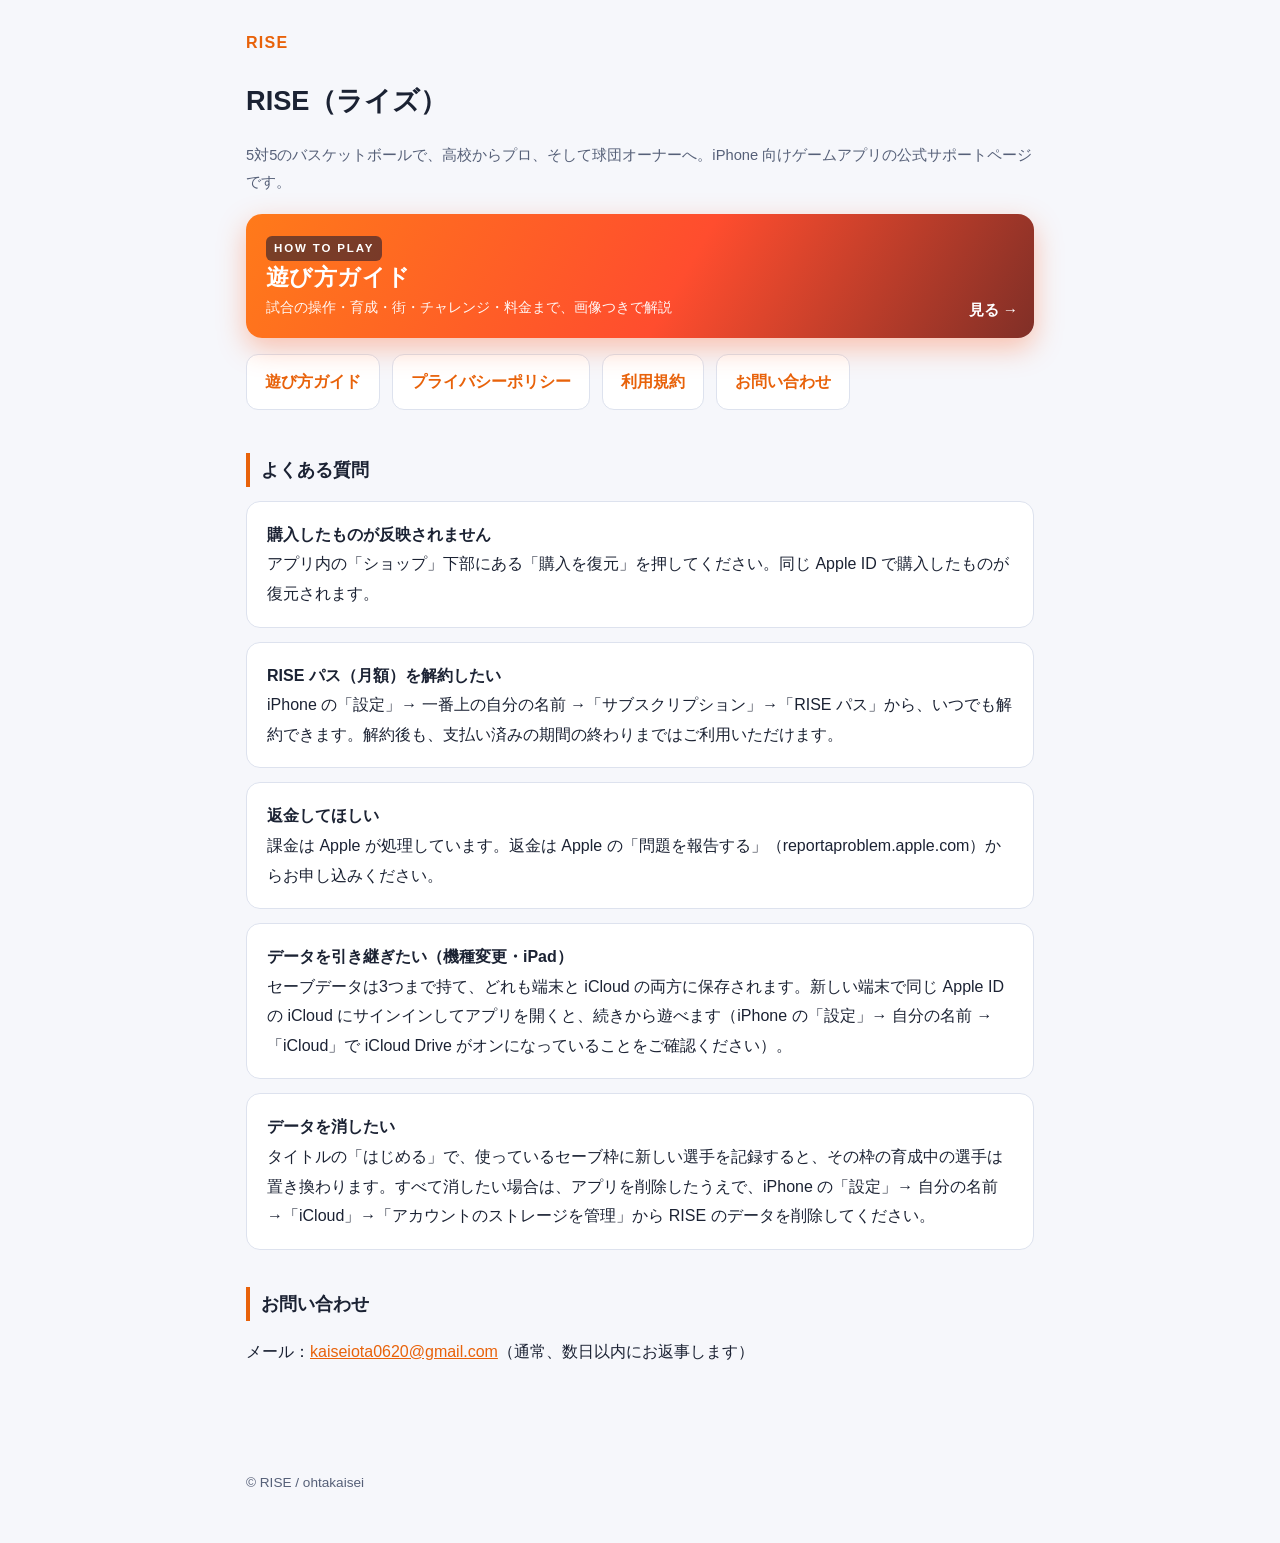
<file: index.html>
<!doctype html><html lang="ja"><head><meta charset="utf-8"><meta name="viewport" content="width=device-width,initial-scale=1"><title>RISE サポート</title><link rel="stylesheet" href="style.css"></head>
<body><header><a href="./">RISE</a></header><main>
<h1>RISE（ライズ）</h1><p class="dim">5対5のバスケットボールで、高校からプロ、そして球団オーナーへ。iPhone 向けゲームアプリの公式サポートページです。</p>
<a class="guide-link" href="guide.html"><span class="gl-tag">HOW TO PLAY</span><b>遊び方ガイド</b><span class="gl-sub">試合の操作・育成・街・チャレンジ・料金まで、画像つきで解説</span><span class="gl-go">見る →</span></a>
<div class="links"><a href="guide.html">遊び方ガイド</a><a href="privacy.html">プライバシーポリシー</a><a href="terms.html">利用規約</a><a href="mailto:kaiseiota0620@gmail.com">お問い合わせ</a></div>
<h2 id="faq">よくある質問</h2>
<div class="card"><b>購入したものが反映されません</b><br>アプリ内の「ショップ」下部にある「購入を復元」を押してください。同じ Apple ID で購入したものが復元されます。</div>
<div class="card"><b>RISE パス（月額）を解約したい</b><br>iPhone の「設定」→ 一番上の自分の名前 →「サブスクリプション」→「RISE パス」から、いつでも解約できます。解約後も、支払い済みの期間の終わりまではご利用いただけます。</div>
<div class="card"><b>返金してほしい</b><br>課金は Apple が処理しています。返金は Apple の「問題を報告する」（reportaproblem.apple.com）からお申し込みください。</div>
<div class="card"><b>データを引き継ぎたい（機種変更・iPad）</b><br>セーブデータは3つまで持て、どれも端末と iCloud の両方に保存されます。新しい端末で同じ Apple ID の iCloud にサインインしてアプリを開くと、続きから遊べます（iPhone の「設定」→ 自分の名前 →「iCloud」で iCloud Drive がオンになっていることをご確認ください）。</div>
<div class="card"><b>データを消したい</b><br>タイトルの「はじめる」で、使っているセーブ枠に新しい選手を記録すると、その枠の育成中の選手は置き換わります。すべて消したい場合は、アプリを削除したうえで、iPhone の「設定」→ 自分の名前 →「iCloud」→「アカウントのストレージを管理」から RISE のデータを削除してください。</div>
<h2>お問い合わせ</h2><p>メール：<a href="mailto:kaiseiota0620@gmail.com">kaiseiota0620@gmail.com</a>（通常、数日以内にお返事します）</p>
</main><footer>© RISE / ohtakaisei</footer></body></html>
</file>
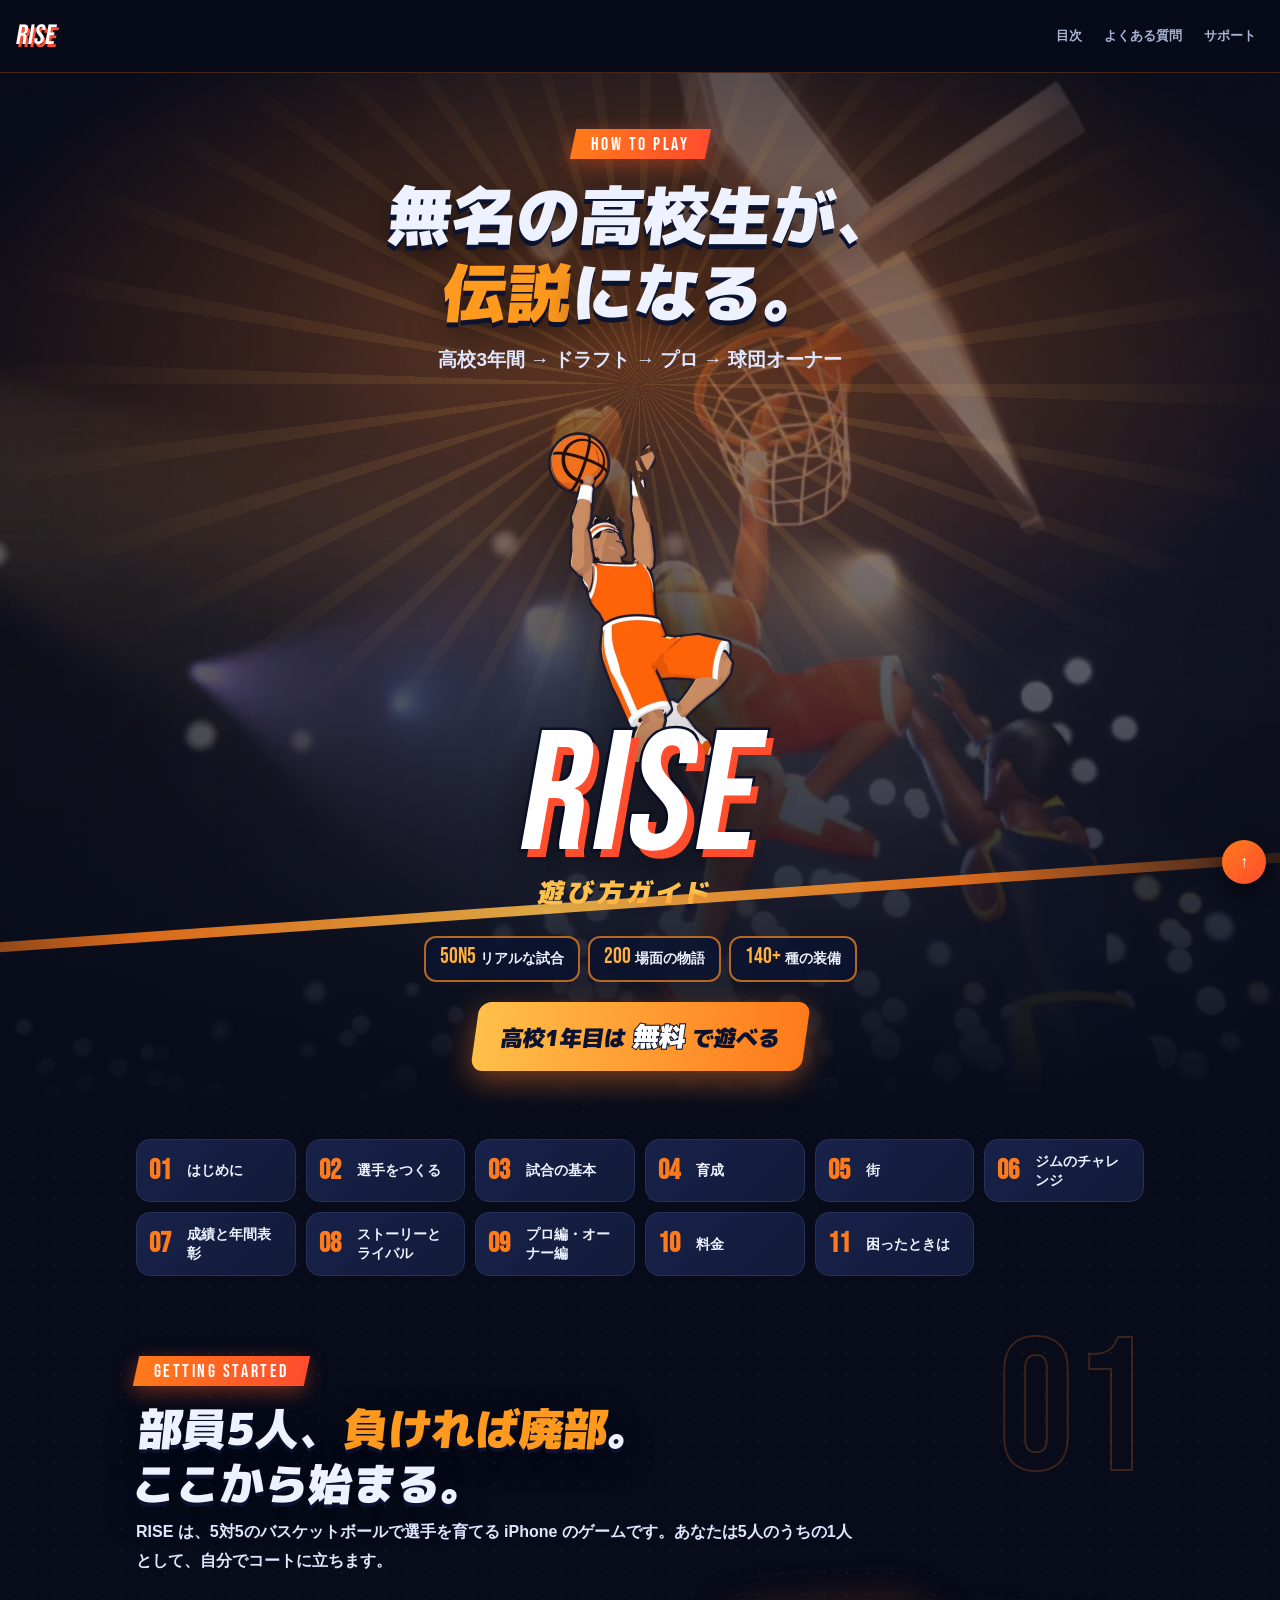
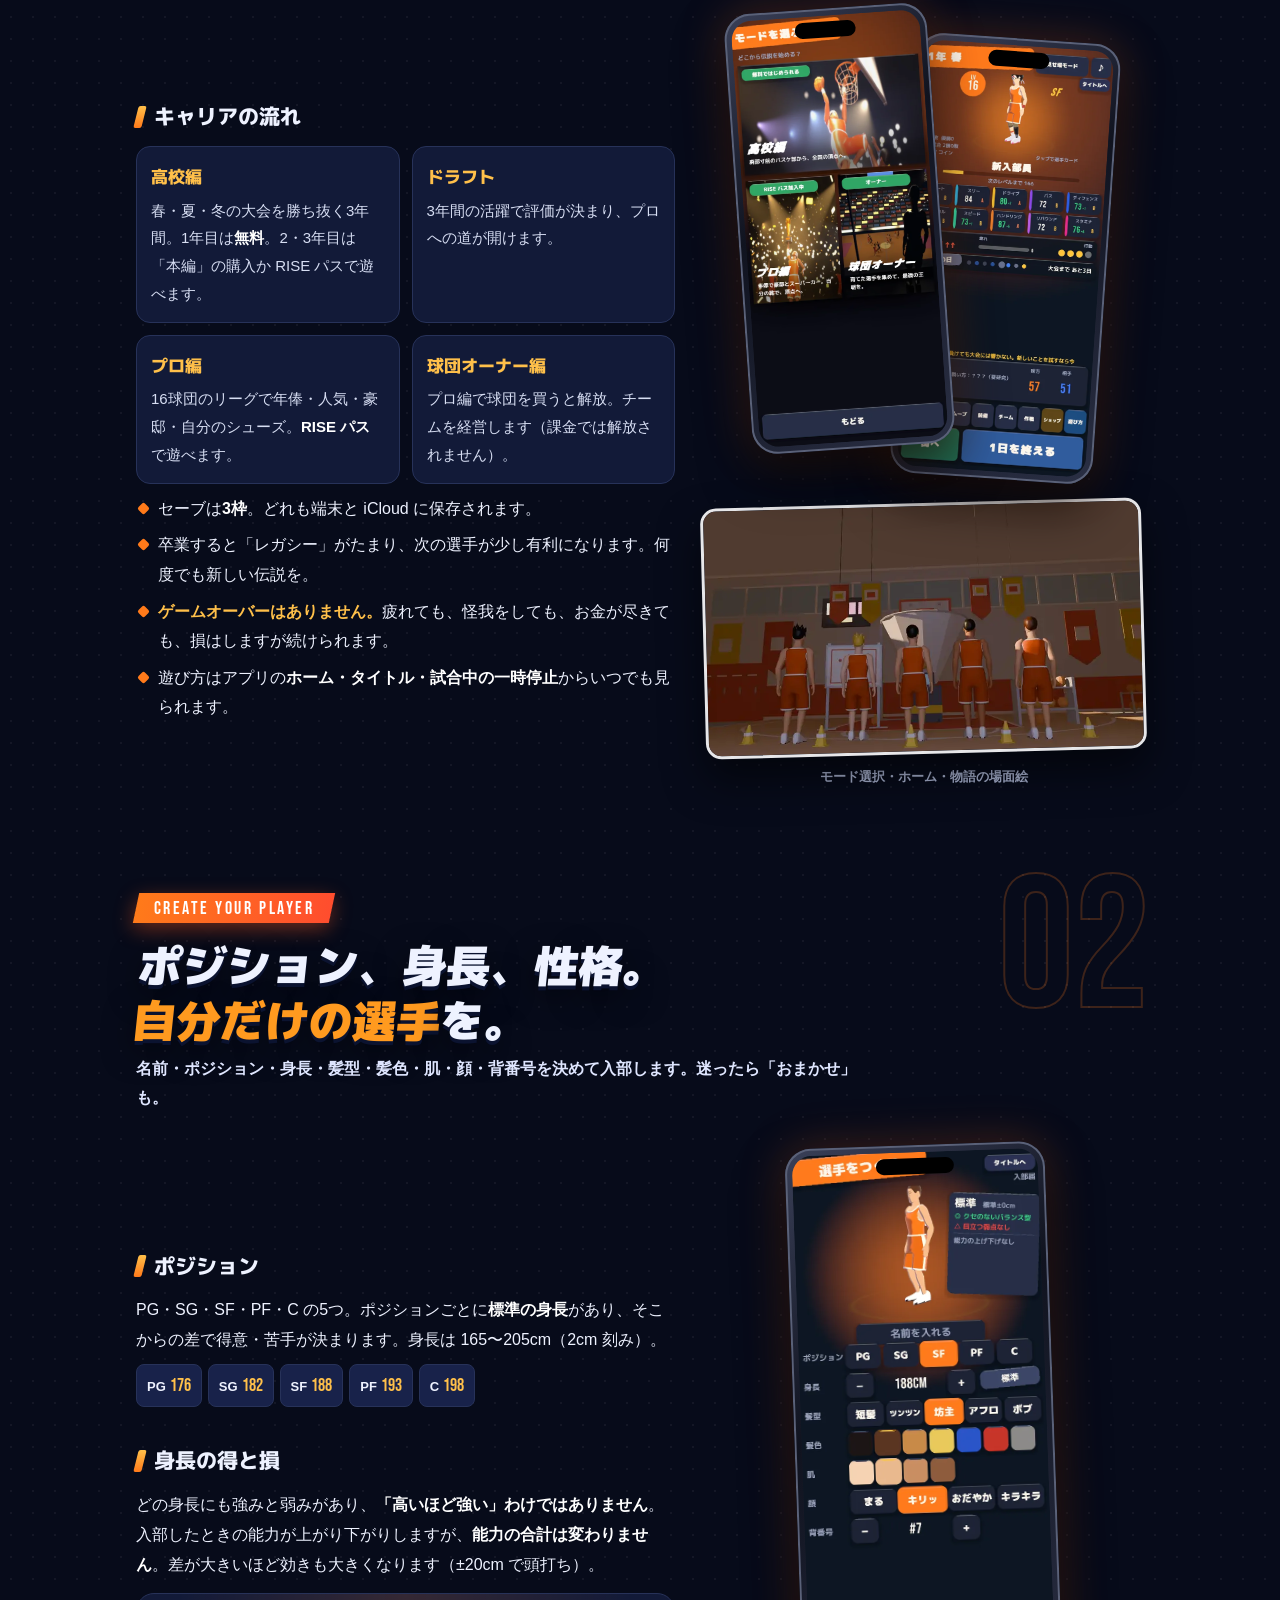
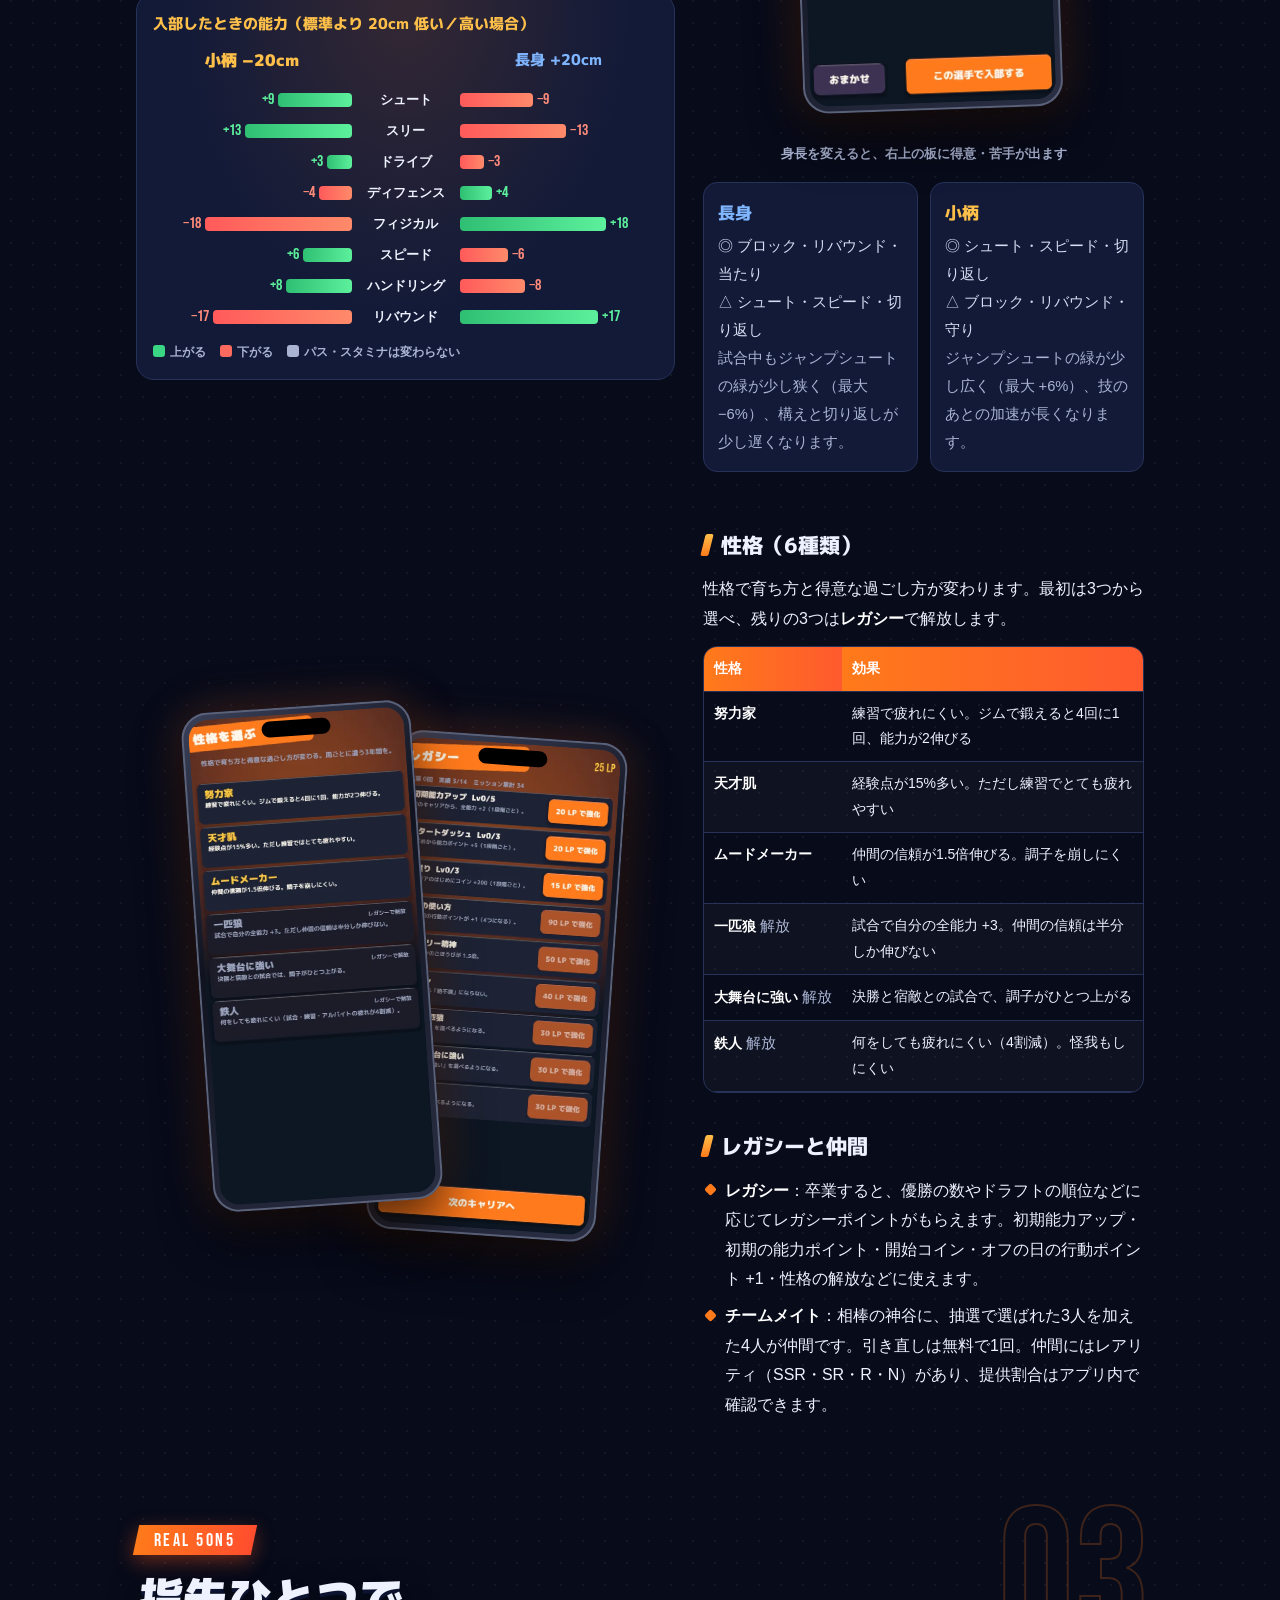
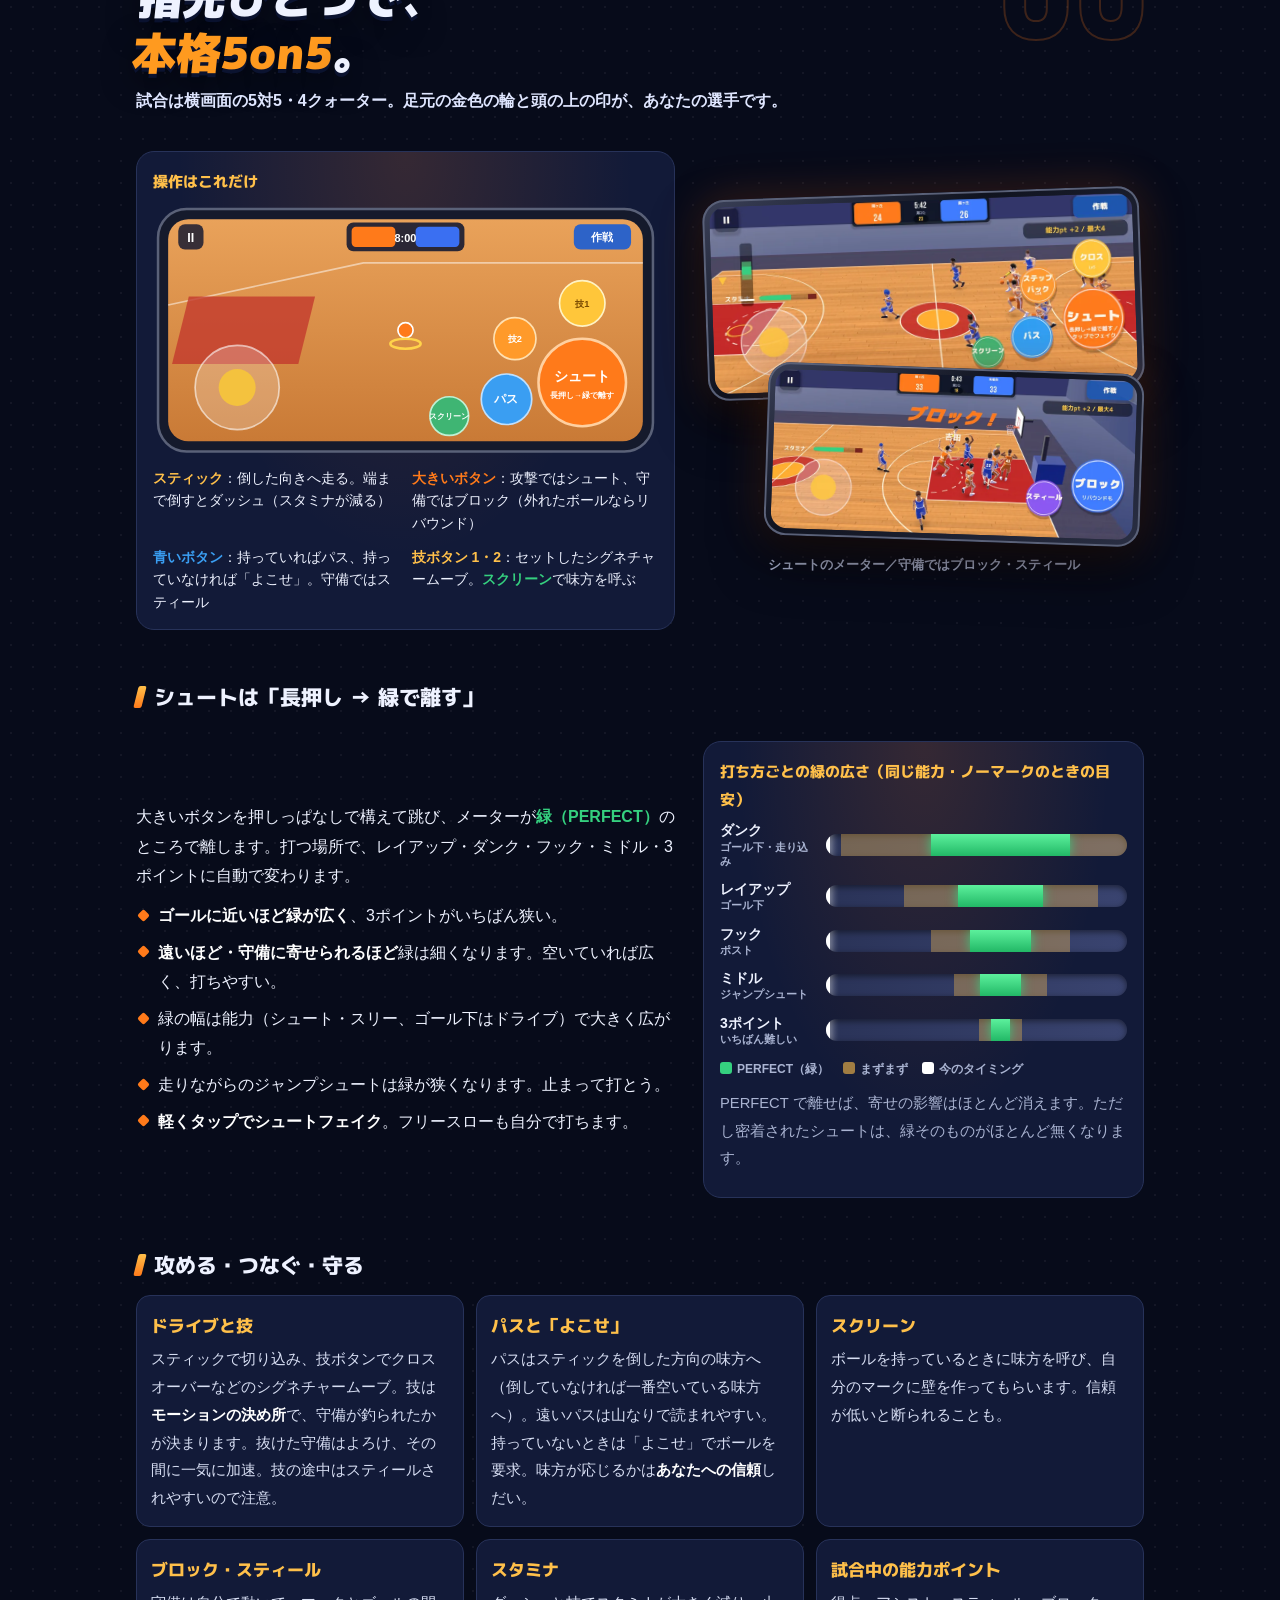
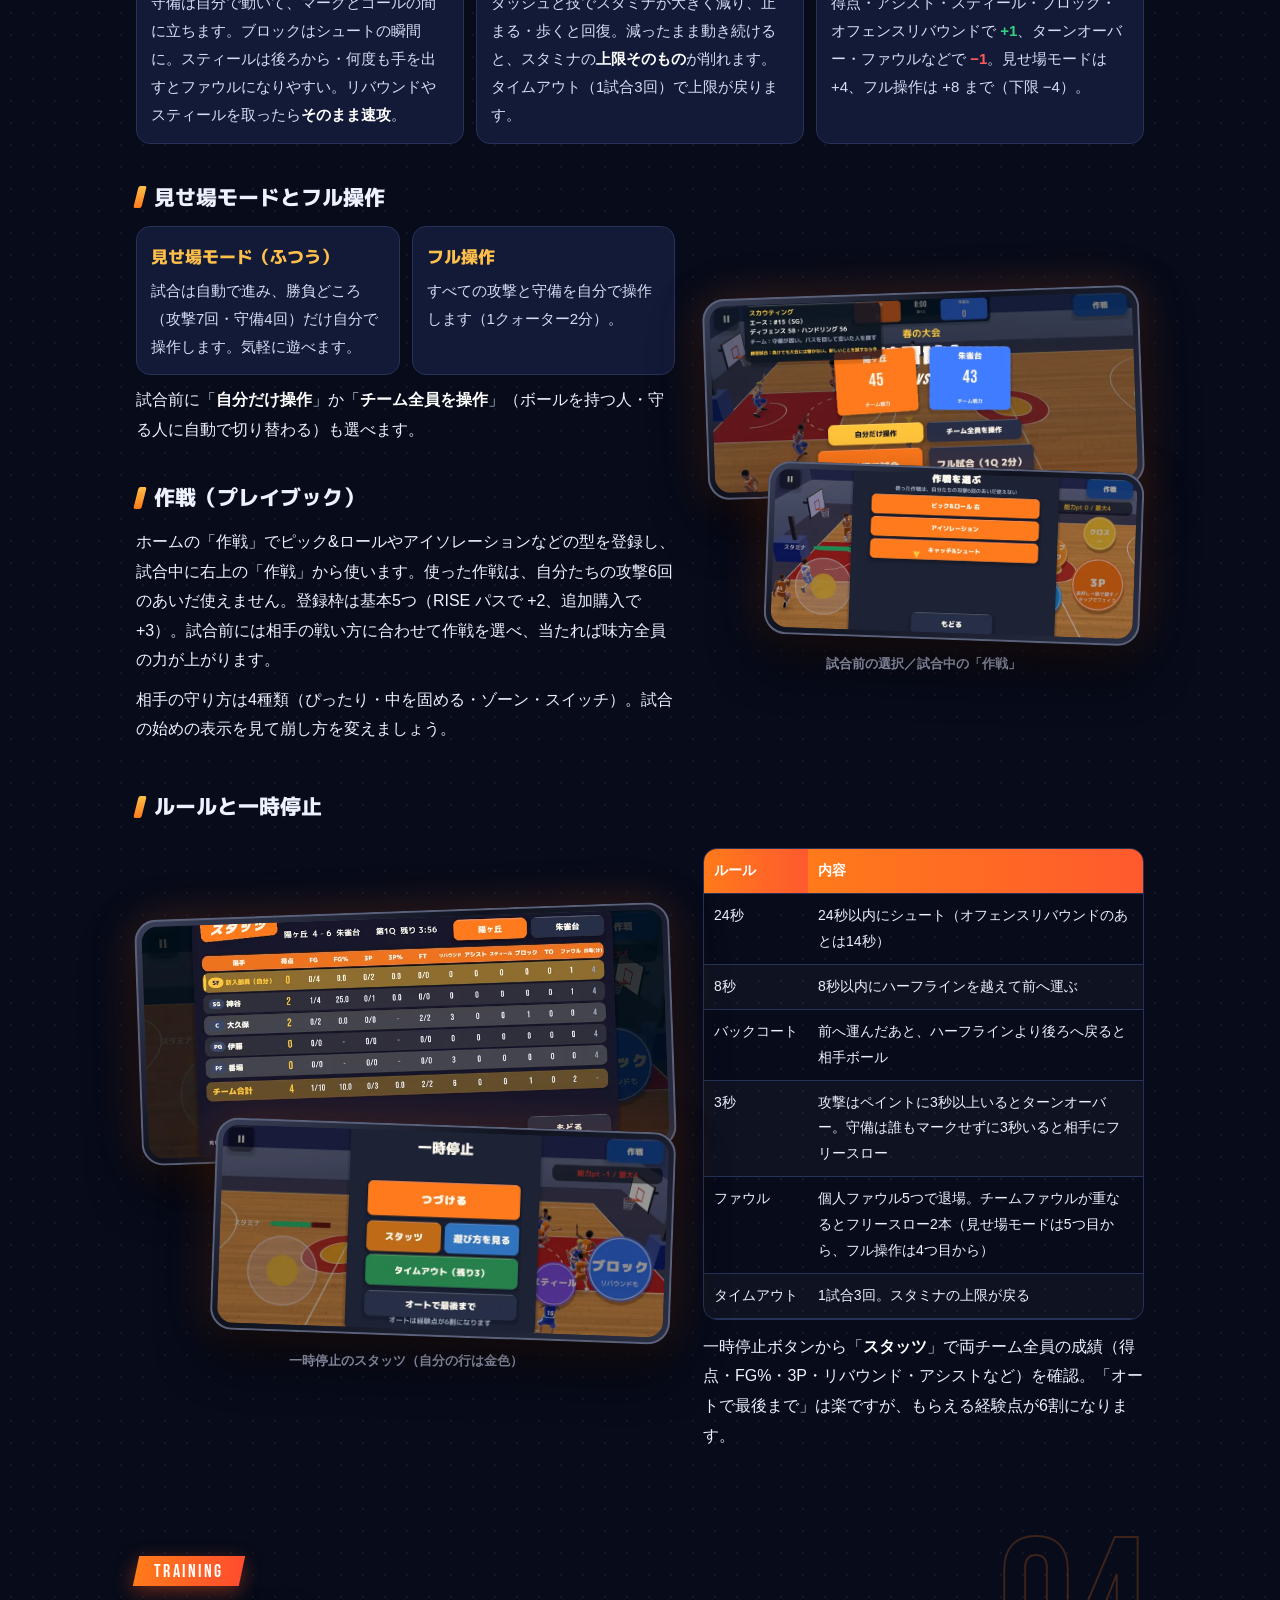
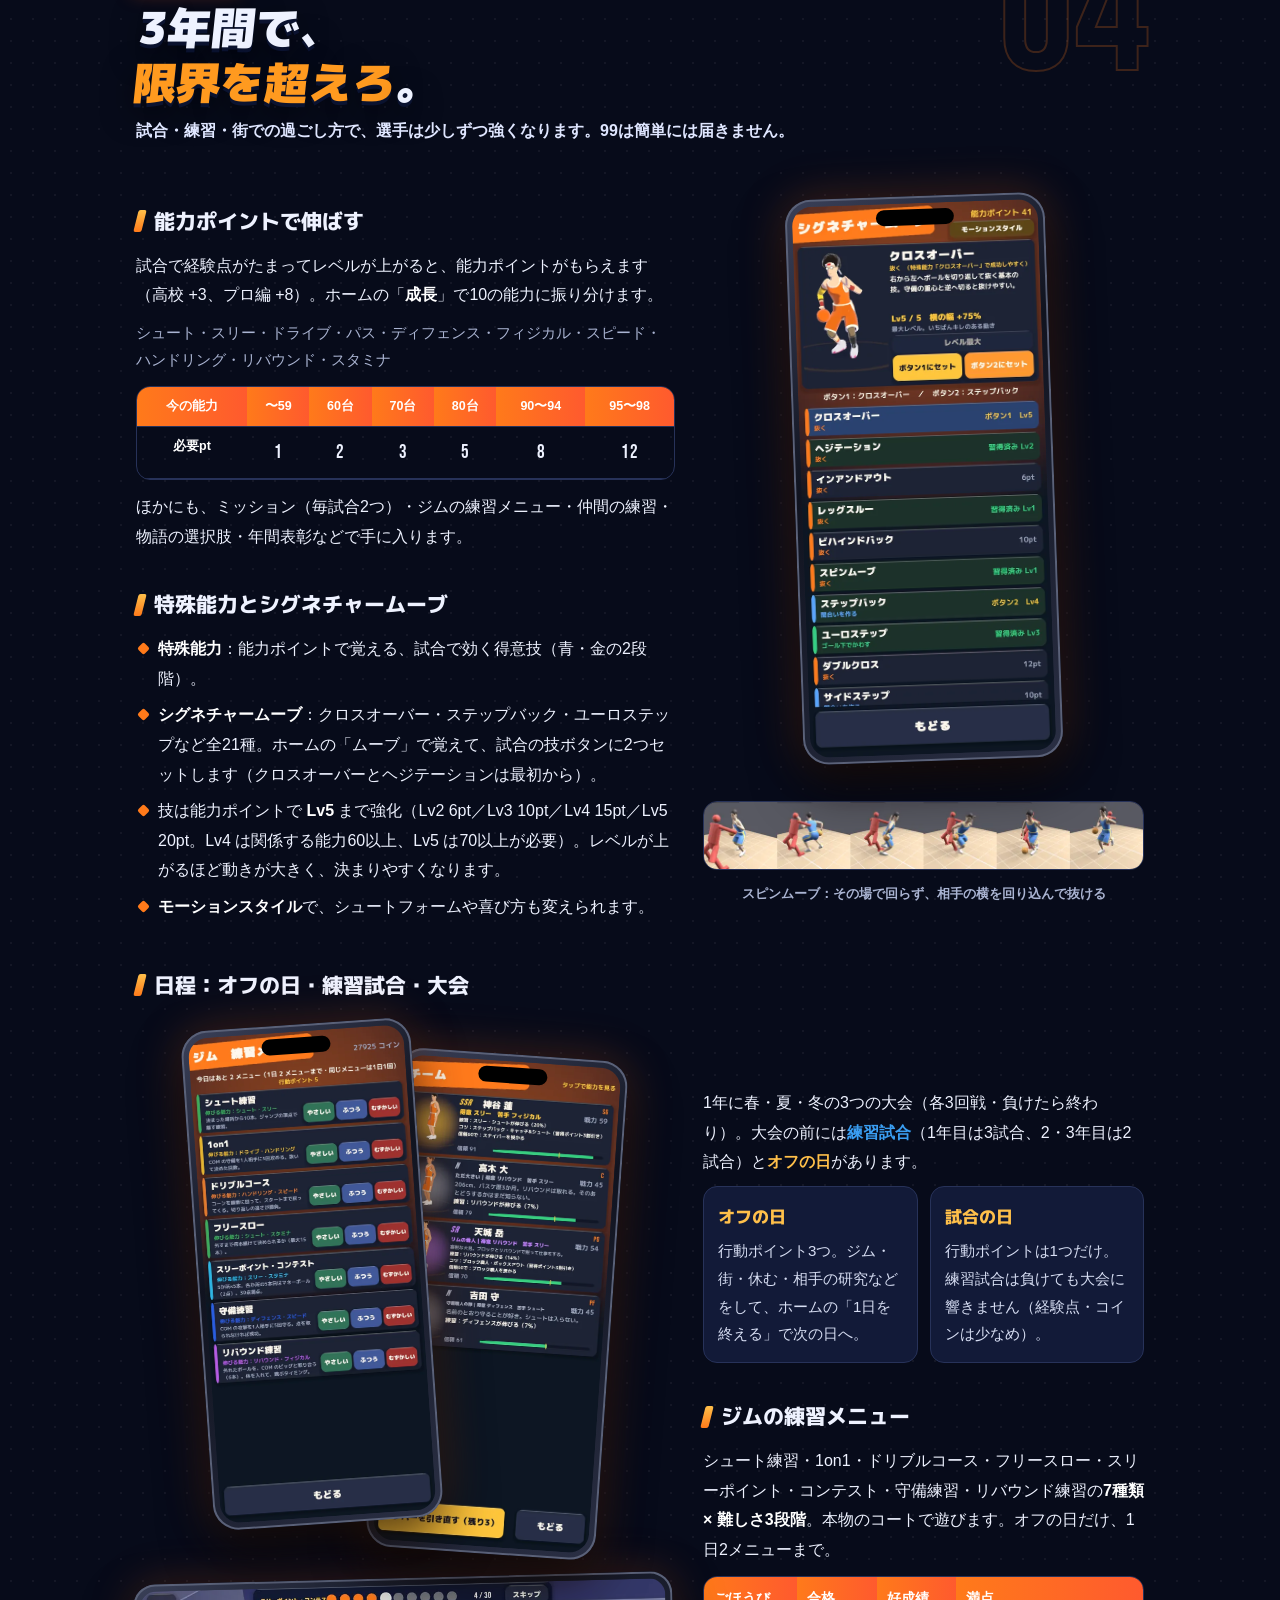
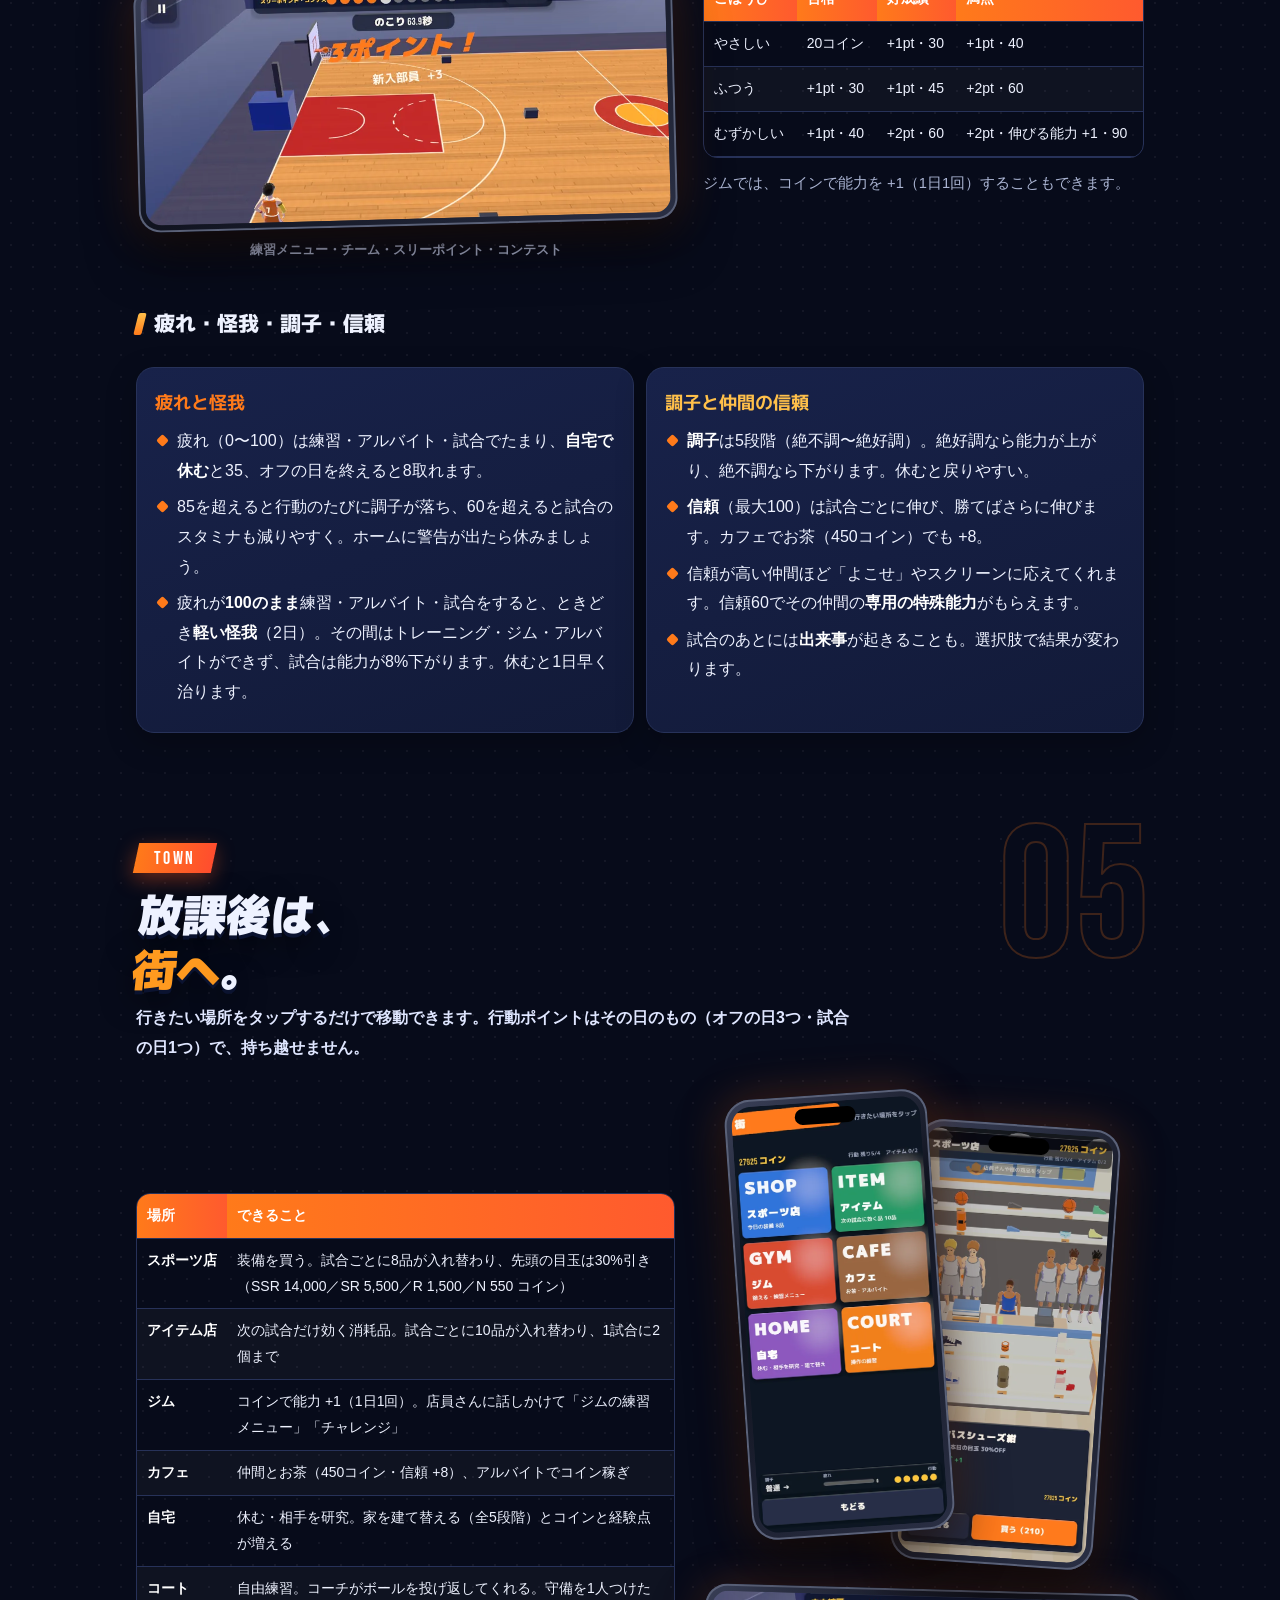
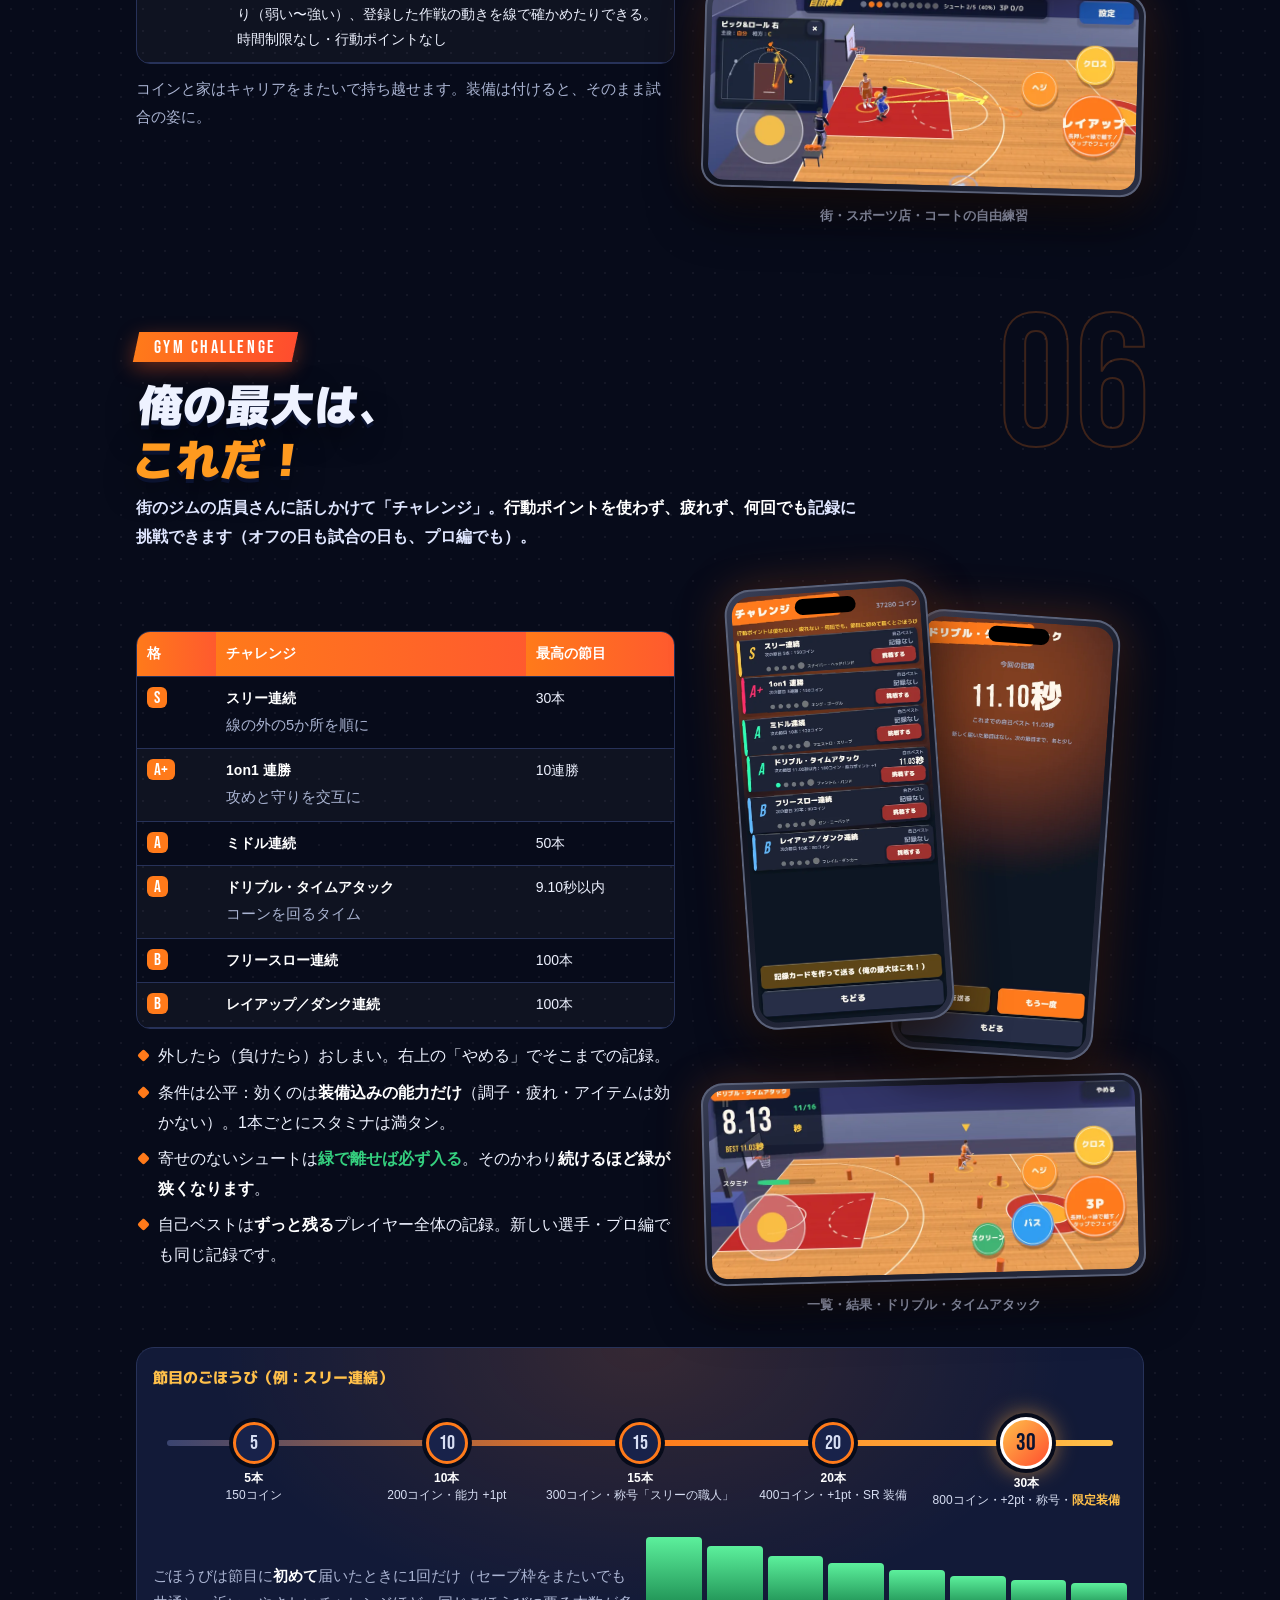
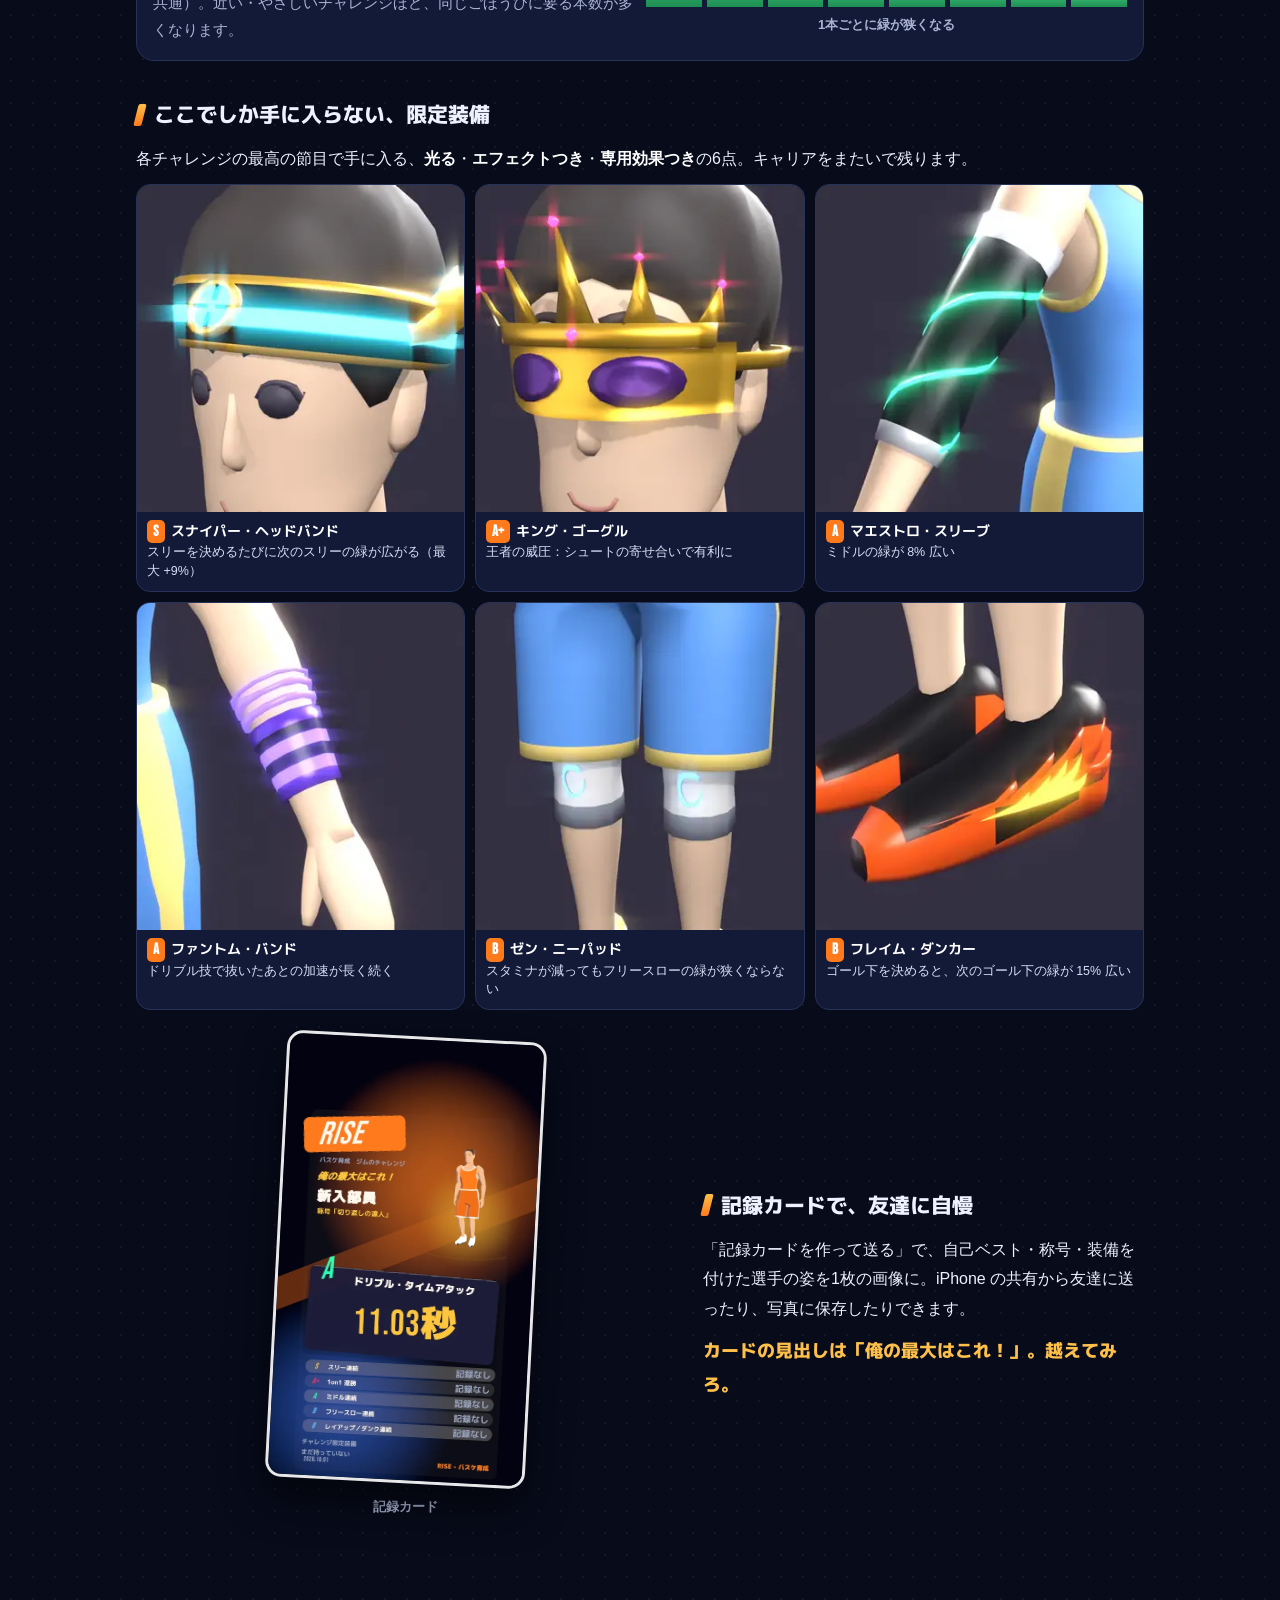
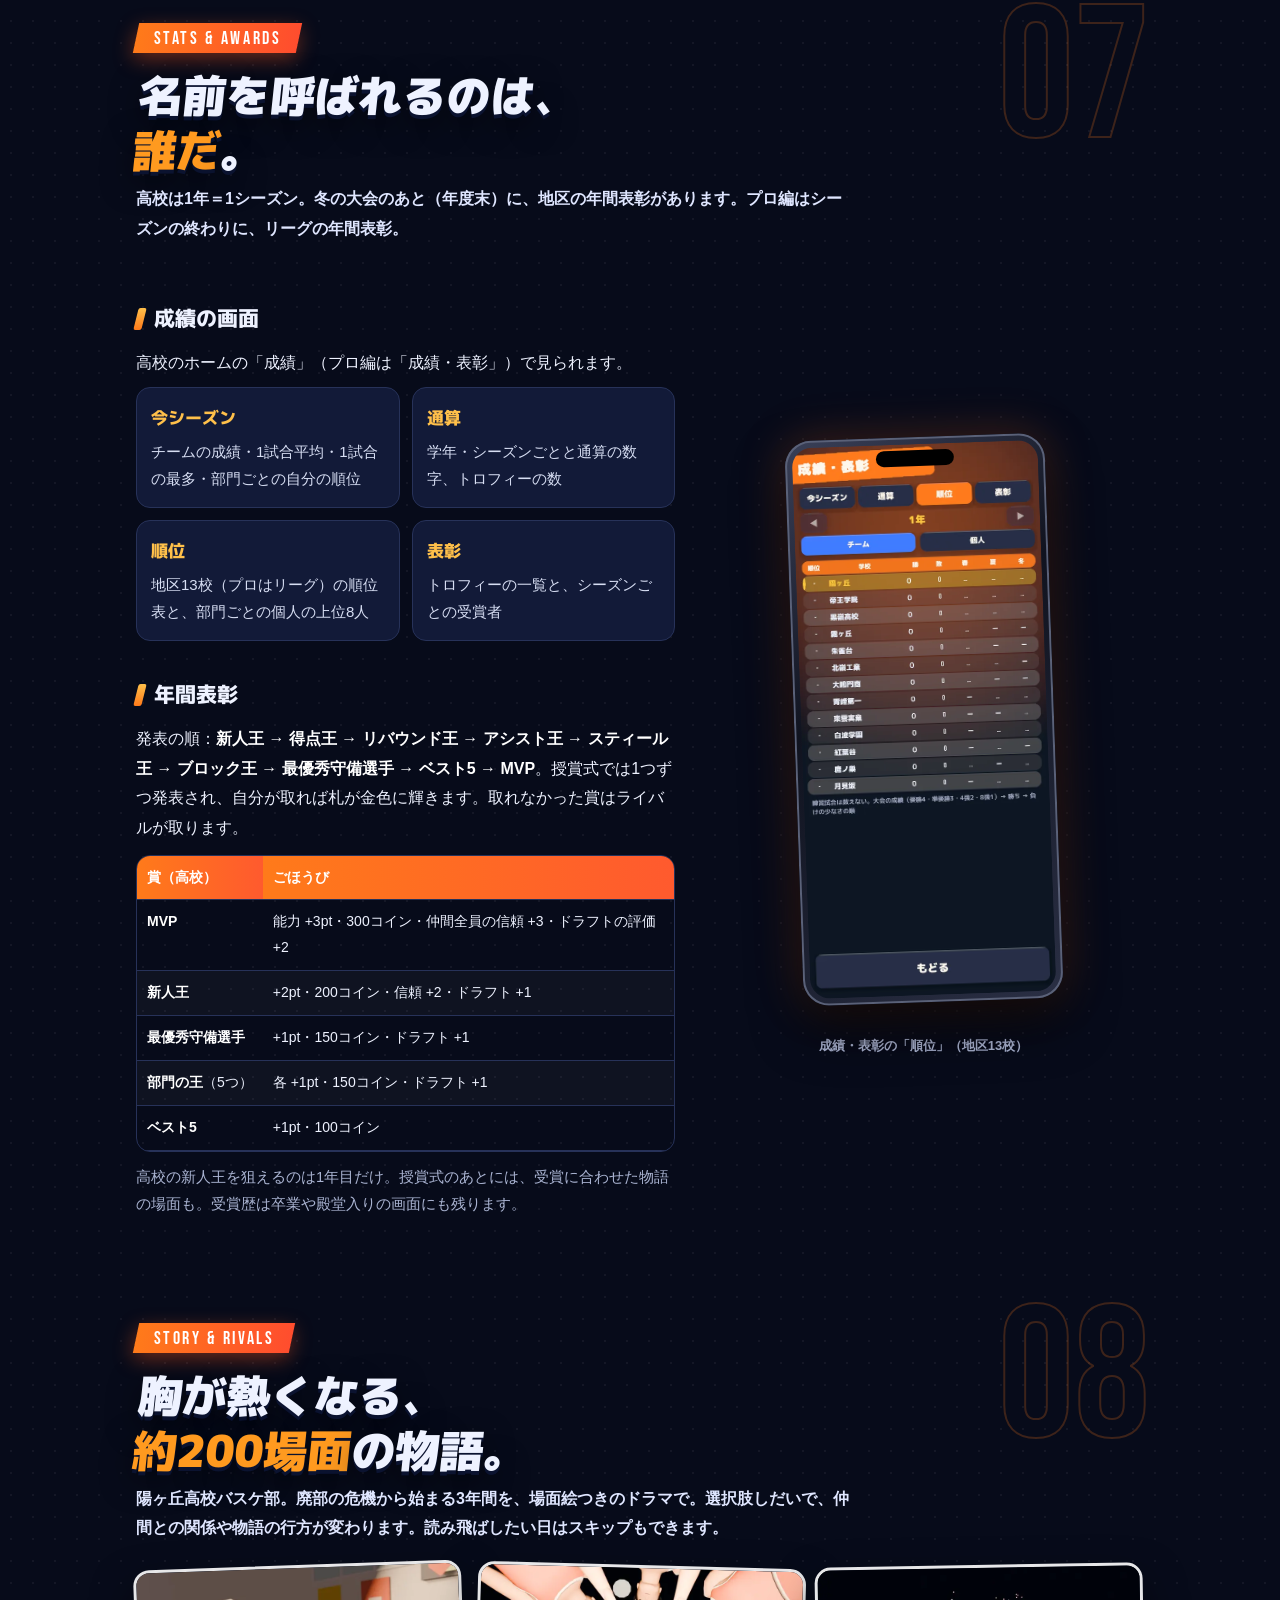
<file: guide.html>
<!doctype html>
<html lang="ja">
<head>
<meta charset="utf-8">
<meta name="viewport" content="width=device-width,initial-scale=1">
<title>RISE 遊び方ガイド</title>
<meta name="description" content="RISE（ライズ）の遊び方ガイド。選手のつくり方、試合の操作、育成、街、ジムのチャレンジ、表彰、ストーリー、プロ編・オーナー編、料金までまとめました。">
<meta name="theme-color" content="#070b1a">
<link rel="icon" href="img/guide/icon.webp">
<link rel="apple-touch-icon" href="img/guide/icon180.png">
<link rel="preconnect" href="https://fonts.googleapis.com">
<link rel="preconnect" href="https://fonts.gstatic.com" crossorigin>
<link href="https://fonts.googleapis.com/css2?family=Bebas+Neue&family=M+PLUS+1p:wght@700;800;900&display=swap" rel="stylesheet">
<style>
:root{
  --bg:#070b1a;--bg2:#0b1230;--card:#121a38;--card2:#18224a;--line:#273259;
  --text:#eef2ff;--dim:#aab4d2;--orange:#ff7a1a;--orange2:#ff4d2e;--gold:#ffc04a;
  --green:#35d07f;--blue:#3a9ef2;--purple:#9b6bf2;--red:#ff5a5a;
  --head:'M PLUS 1p',-apple-system,"Hiragino Sans",sans-serif;--num:'Bebas Neue','M PLUS 1p',sans-serif;
}
*{box-sizing:border-box}
html{scroll-behavior:smooth;overflow-x:hidden}
body{margin:0;background:var(--bg);color:var(--text);font-family:-apple-system,BlinkMacSystemFont,"Hiragino Sans","Noto Sans JP",sans-serif;font-size:16px;line-height:1.85;overflow-x:hidden;
  background-image:radial-gradient(rgba(255,255,255,.05) 1px,transparent 1.5px);background-size:22px 22px}
img{max-width:100%;height:auto;display:block}
a{color:var(--gold)}
b,strong{color:#fff}
.o{color:var(--orange);font-weight:800}.g{color:var(--gold);font-weight:800}.gr{color:var(--green);font-weight:800}.bl{color:var(--blue);font-weight:800}

/* ===== 上の帯 ===== */
.topbar{position:sticky;top:0;z-index:50;display:flex;align-items:center;gap:12px;padding:10px 16px;background:rgba(7,11,26,.86);backdrop-filter:blur(10px);-webkit-backdrop-filter:blur(10px);border-bottom:1px solid rgba(255,122,26,.25)}
.topbar .logo{font-family:var(--num);font-size:28px;letter-spacing:.04em;color:#fff;text-decoration:none;transform:skewX(-10deg);text-shadow:3px 3px 0 var(--orange2)}
.topbar nav{margin-left:auto;display:flex;gap:6px;flex-wrap:wrap;justify-content:flex-end}
.topbar nav a{font-size:13px;font-weight:700;color:var(--dim);text-decoration:none;padding:4px 8px;border-radius:8px}
.topbar nav a:hover{color:#fff;background:var(--card)}

/* ===== ヒーロー ===== */
.hero{position:relative;overflow:hidden;min-height:640px;padding:56px 16px 40px;display:flex;flex-direction:column;align-items:center;text-align:center}
.hero .bg{position:absolute;inset:0;background:url(img/guide/hero_bg.webp) center 30%/cover no-repeat;opacity:.55}
.hero .shade{position:absolute;inset:0;background:radial-gradient(ellipse 80% 50% at 50% 25%,rgba(255,120,30,.35),transparent 70%),linear-gradient(180deg,rgba(7,11,26,.55) 0%,rgba(7,11,26,.25) 45%,var(--bg) 100%)}
.hero .rays{position:absolute;inset:0;opacity:.14;background:repeating-conic-gradient(from 0deg at 50% 30%,rgba(255,190,90,.9) 0deg 2deg,transparent 2deg 9deg);-webkit-mask:radial-gradient(ellipse 70% 50% at 50% 30%,#000 10%,transparent 75%);mask:radial-gradient(ellipse 70% 50% at 50% 30%,#000 10%,transparent 75%)}
.hero>*:not(.bg):not(.shade):not(.rays){position:relative;z-index:2}
.tag{display:inline-block;font-family:var(--num);letter-spacing:.14em;font-size:18px;line-height:1;padding:7px 18px 5px;background:linear-gradient(90deg,var(--orange),var(--orange2));color:#fff;transform:skewX(-12deg);box-shadow:0 6px 20px rgba(255,90,30,.4)}
.tag span{display:inline-block;transform:skewX(12deg)}
.hero h1{font-family:var(--head);font-weight:900;font-size:clamp(34px,9vw,64px);line-height:1.2;margin:18px 0 0;transform:skewX(-6deg);text-shadow:0 5px 0 #0b1330,0 12px 36px rgba(0,0,0,.6)}
.hero h1 em{font-style:normal;color:#ff9a1f}
.hero .sub{margin-top:12px;font-weight:700;color:#dfe6ff;font-size:clamp(15px,3.8vw,19px)}
.hero .player{width:min(78vw,380px);margin:4px auto -40px;filter:drop-shadow(0 20px 40px rgba(0,0,0,.6));animation:float 5s ease-in-out infinite}
@keyframes float{50%{transform:translateY(-8px)}}
.wordmark{font-family:var(--num);font-size:clamp(84px,24vw,170px);line-height:.9;letter-spacing:.02em;transform:skewX(-10deg);color:#fff;-webkit-text-stroke:5px #0b1330;paint-order:stroke fill;text-shadow:8px 8px 0 var(--orange2),0 20px 40px rgba(0,0,0,.6)}
.wordmark small{display:block;font-family:var(--head);font-weight:900;font-size:clamp(18px,4.6vw,26px);letter-spacing:.12em;-webkit-text-stroke:0;text-shadow:0 3px 0 #0b1330;color:var(--gold);margin-top:6px}
.band{height:10px;width:130%;margin-left:-15%;background:linear-gradient(90deg,transparent,var(--orange) 25%,var(--gold) 50%,var(--orange) 75%,transparent);transform:rotate(-4deg);opacity:.85}
.badges{display:flex;gap:8px;flex-wrap:wrap;justify-content:center;margin-top:22px}
.badge{font-weight:800;font-size:14px;padding:8px 14px;border-radius:12px;background:rgba(11,19,48,.85);border:2px solid rgba(255,138,30,.7)}
.badge b{font-family:var(--num);font-weight:400;font-size:22px;color:#ffb040;margin-right:4px;line-height:1}
.ribbon{display:inline-block;margin-top:20px;font-family:var(--head);font-weight:900;font-size:clamp(17px,4.6vw,22px);padding:10px 26px;border-radius:12px;background:linear-gradient(90deg,var(--gold),var(--orange));color:#0b1330;transform:skewX(-8deg);box-shadow:0 10px 30px rgba(255,120,30,.45)}
.ribbon em{font-style:normal;color:#fff;-webkit-text-stroke:2px #0b1330;paint-order:stroke fill;font-size:1.2em}

/* ===== 目次 ===== */
.wrap{max-width:1040px;margin:0 auto;padding:0 16px}
.toc{margin:28px auto 8px;display:grid;grid-template-columns:repeat(auto-fill,minmax(150px,1fr));gap:10px}
.toc a{display:flex;align-items:center;gap:10px;padding:12px 12px;background:linear-gradient(135deg,var(--card2),var(--card));border:1px solid var(--line);border-radius:14px;text-decoration:none;color:var(--text);font-weight:800;font-size:14px;line-height:1.35;transition:transform .15s,border-color .15s}
.toc a:hover{transform:translateY(-2px);border-color:var(--orange)}
.toc a i{font-style:normal;font-family:var(--num);font-size:28px;line-height:1;color:var(--orange);min-width:28px}

/* ===== 章 ===== */
section.ch{position:relative;padding:72px 0 24px;scroll-margin-top:56px}
.ch-head{position:relative;margin-bottom:22px}
.ch-head .no{position:absolute;right:-6px;top:-38px;font-family:var(--num);font-size:clamp(110px,24vw,190px);line-height:1;color:transparent;-webkit-text-stroke:2px rgba(255,122,26,.22);z-index:0;pointer-events:none}
.ch-head h2{position:relative;font-family:var(--head);font-weight:900;font-size:clamp(28px,7vw,44px);line-height:1.25;margin:14px 0 6px;transform:skewX(-6deg);text-shadow:0 4px 0 #0b1330,0 10px 30px rgba(0,0,0,.5)}
.ch-head h2 em{font-style:normal;color:#ff9a1f}
.ch-head p.lead{position:relative;color:#dfe6ff;font-weight:700;margin:0;max-width:720px}
h3{font-family:var(--head);font-weight:800;font-size:21px;margin:34px 0 10px;display:flex;align-items:center;gap:10px}
h3::before{content:"";width:8px;height:22px;background:linear-gradient(180deg,var(--gold),var(--orange));transform:skewX(-14deg);border-radius:2px;flex:none}
p{margin:.6em 0}
.dim{color:var(--dim);font-size:.92rem}
ul.pts{list-style:none;padding:0;margin:10px 0}
ul.pts li{position:relative;padding-left:22px;margin:7px 0}
ul.pts li::before{content:"";position:absolute;left:3px;top:.62em;width:9px;height:9px;background:var(--orange);transform:rotate(45deg);border-radius:2px}

.cols{display:grid;grid-template-columns:1fr;gap:28px;align-items:center}
@media(min-width:820px){.cols{grid-template-columns:1.1fr .9fr}.cols.rev>:first-child{order:2}}
.cols>*,.grid2>*,.grid3>*{min-width:0}
.tbl.cost table{font-size:12.5px}.tbl.cost th,.tbl.cost td{padding:8px 3px;text-align:center}
.card{background:linear-gradient(160deg,var(--card2),var(--card));border:1px solid var(--line);border-radius:18px;padding:18px 18px;margin:14px 0;box-shadow:0 10px 30px rgba(0,0,0,.25)}
.card.hot{border-color:rgba(255,122,26,.6);box-shadow:0 0 0 1px rgba(255,122,26,.2),0 14px 40px rgba(255,90,30,.15)}
.grid2{display:grid;grid-template-columns:1fr;gap:12px}
@media(min-width:620px){.grid2{grid-template-columns:1fr 1fr}}
.grid3{display:grid;grid-template-columns:1fr;gap:12px}
@media(min-width:620px){.grid3{grid-template-columns:repeat(3,1fr)}}
.mini{background:var(--card);border:1px solid var(--line);border-radius:14px;padding:14px 14px}
.mini h4{margin:0 0 4px;font-family:var(--head);font-weight:800;font-size:17px;color:var(--gold)}
.mini p{margin:0;font-size:.94rem;color:#d7def3}

/* ===== スマホの枠 ===== */
.phones{position:relative;display:flex;justify-content:center;align-items:flex-start;gap:0;padding:10px 0 20px;min-height:200px}
.phone{position:relative;width:min(46%,230px);aspect-ratio:1320/2868;border-radius:26px;padding:7px;background:linear-gradient(145deg,#3a4058,#10131f 40%,#2a2f44);box-shadow:0 0 0 2px #5a6178 inset,0 24px 50px rgba(0,0,0,.65),0 0 46px rgba(255,110,30,.25);flex:none}
.phone img{width:100%;height:100%;object-fit:cover;object-position:top;border-radius:20px}
.phone::after{content:"";position:absolute;top:13px;left:50%;width:30%;height:4.5%;max-height:16px;transform:translateX(-50%);background:#000;border-radius:20px}
.phones .phone:nth-child(1){transform:rotate(-4deg);z-index:2}
.phones .phone:nth-child(2){transform:rotate(4deg) translateY(30px);margin-left:-8%;z-index:1}
.phones.single .phone{width:min(62%,260px);transform:rotate(-2deg)}
.land{position:relative;width:100%;max-width:560px;margin:0 auto;aspect-ratio:2868/1320;border-radius:22px;padding:7px;background:linear-gradient(145deg,#3a4058,#10131f 40%,#2a2f44);box-shadow:0 0 0 2px #5a6178 inset,0 24px 50px rgba(0,0,0,.6),0 0 46px rgba(255,110,30,.22)}
.land img{width:100%;height:100%;object-fit:cover;border-radius:16px}
.land.tilt{transform:rotate(-2deg)}
.land.tilt2{transform:rotate(2deg);width:86%;margin-top:-6%;margin-left:auto;margin-right:0}
.stack{padding:6px 2px 10px}
figcaption,.cap{font-size:13px;color:var(--dim);text-align:center;margin-top:12px;font-weight:700}
.chip{display:inline-block;font-weight:900;font-family:var(--head);font-size:14px;padding:6px 14px;border-radius:99px;background:rgba(11,19,48,.92);border:2px solid #ff8a1e;box-shadow:0 8px 20px rgba(0,0,0,.45);margin:3px}
.chip.hot{background:linear-gradient(90deg,var(--orange),var(--orange2));border-color:#fff}
.art{border-radius:16px;overflow:hidden;border:3px solid rgba(255,255,255,.9);box-shadow:0 20px 40px rgba(0,0,0,.55)}
.art img{width:100%;aspect-ratio:16/9;object-fit:cover}

/* ===== 表 ===== */
.tbl{width:100%;overflow-x:auto;-webkit-overflow-scrolling:touch;border-radius:14px;border:1px solid var(--line);margin:12px 0}
table{width:100%;border-collapse:collapse;font-size:14px;min-width:100%}
th,td{padding:9px 10px;text-align:left;vertical-align:top;border-bottom:1px solid var(--line)}
thead th{background:linear-gradient(90deg,#ff7a1a,#ff5a2e);color:#fff;font-weight:800;white-space:nowrap}
tbody tr:nth-child(even){background:rgba(255,255,255,.03)}
tbody td:first-child{white-space:nowrap}
td.n{font-family:var(--num);font-size:19px;letter-spacing:.03em;white-space:nowrap}
td .s{display:inline-block;font-family:var(--num);font-size:17px;line-height:1;padding:3px 7px 1px;border-radius:6px;background:var(--orange);color:#fff}

/* ===== 図：操作 ===== */
.fig{background:radial-gradient(ellipse at 50% 0%,rgba(255,122,26,.15),transparent 60%),var(--card);border:1px solid var(--line);border-radius:18px;padding:16px;margin:14px 0}
.fig svg{width:100%;height:auto;display:block}
.fig .t{font-family:var(--head);font-weight:800;font-size:15px;color:var(--gold);margin:0 0 8px}

/* 図：シュートのゲージ */
.meters{display:grid;gap:12px}
.mrow{display:grid;grid-template-columns:96px 1fr;gap:10px;align-items:center}
.mrow .lb{font-weight:800;font-size:14px;line-height:1.3}
.mrow .lb small{display:block;color:var(--dim);font-weight:700;font-size:11px}
.track{position:relative;height:22px;border-radius:11px;background:linear-gradient(90deg,#2a3358,#3a4470);overflow:hidden;box-shadow:inset 0 2px 6px rgba(0,0,0,.5)}
.track .good{position:absolute;top:0;bottom:0;left:calc(var(--c) - var(--w) * 1.15);width:calc(var(--w) * 2.3);background:rgba(255,192,74,.35)}
.track .perf{position:absolute;top:0;bottom:0;left:calc(var(--c) - var(--w) / 2);width:var(--w);background:linear-gradient(180deg,#5cf09c,#22b866);box-shadow:0 0 12px rgba(53,208,127,.9)}
.track .cur{position:absolute;top:-3px;bottom:-3px;width:4px;background:#fff;border-radius:2px;box-shadow:0 0 8px #fff;animation:sweep 2.4s cubic-bezier(.45,0,.55,1) infinite alternate}
@keyframes sweep{from{left:2%}to{left:96%}}
.legend{display:flex;flex-wrap:wrap;gap:14px;font-size:12px;color:var(--dim);margin-top:12px;font-weight:700}
.legend span::before{content:"";display:inline-block;width:12px;height:12px;border-radius:3px;margin-right:5px;vertical-align:-1px;background:var(--k)}

/* 図：身長 */
.hfig{display:grid;gap:7px}
.hrow{display:grid;grid-template-columns:1fr 92px 1fr;align-items:center;gap:8px;font-size:13px}
.hrow .nm{text-align:center;font-weight:800}
.hbar{position:relative;height:18px}
.hbar i{position:absolute;top:2px;bottom:2px;border-radius:4px;font-style:normal}
.hbar.l i{right:0}.hbar.r i{left:0}
.hbar i.up{background:linear-gradient(90deg,#2fbf73,#5cf09c)}.hbar i.dn{background:linear-gradient(90deg,#ff5a5a,#ff8a6a)}
.hbar b{position:absolute;top:-1px;font-family:var(--num);font-weight:400;font-size:16px;line-height:20px}
.hhead{display:grid;grid-template-columns:1fr 92px 1fr;gap:8px;text-align:center;font-family:var(--head);font-weight:900;margin-bottom:6px}
.hhead .s{color:var(--gold)}.hhead .t{color:#7fb6ff}
.std{display:flex;flex-wrap:wrap;gap:6px;margin:8px 0 0}
.std span{font-size:13px;font-weight:800;padding:4px 10px;border-radius:8px;background:var(--card2);border:1px solid var(--line)}
.std span b{font-family:var(--num);font-weight:400;font-size:18px;color:var(--gold);margin-left:4px}

/* 図：チャレンジの節目 */
.road{position:relative;margin:26px 4px 6px;padding-top:4px}
.road .line{position:absolute;left:10px;right:10px;top:22px;height:6px;border-radius:3px;background:linear-gradient(90deg,#3a4470,var(--orange),var(--gold))}
.road ol{position:relative;list-style:none;margin:0;padding:0;display:flex;justify-content:space-between}
.road li{width:20%;text-align:center;font-size:12px;line-height:1.4;color:#d7def3}
.road li .dot{width:42px;height:42px;margin:0 auto 6px;border-radius:50%;display:grid;place-items:center;font-family:var(--num);font-size:20px;background:var(--card2);border:3px solid var(--orange);box-shadow:0 0 0 4px var(--bg)}
.road li.max .dot{width:52px;height:52px;margin-top:-5px;background:linear-gradient(135deg,var(--gold),var(--orange2));border-color:#fff;color:#0b1330;font-size:24px;box-shadow:0 0 0 4px var(--bg),0 0 24px rgba(255,170,60,.8)}
.road li b{display:block;color:#fff}
.narrow{display:flex;align-items:flex-end;gap:5px;height:70px;margin-top:10px}
.narrow i{flex:1;border-radius:4px 4px 0 0;background:linear-gradient(180deg,#5cf09c,#1e8f53)}

/* 装備 */
.gear{display:grid;grid-template-columns:repeat(2,1fr);gap:10px}
@media(min-width:720px){.gear{grid-template-columns:repeat(3,1fr)}}
.gear .gi{background:var(--card);border:1px solid var(--line);border-radius:14px;overflow:hidden}
.gear .gi img{width:100%;aspect-ratio:1;object-fit:cover}
.gear .gi div{padding:8px 10px 10px;font-size:12.5px;line-height:1.5;color:#d7def3}
.gear .gi div b{display:block;font-family:var(--head);font-size:14px;color:#fff}
.gear .gi div .rk{display:inline-block;font-family:var(--num);font-size:15px;padding:1px 6px 0;border-radius:5px;background:var(--orange);color:#fff;margin-right:6px}

/* 人物 */
.cast{display:grid;grid-template-columns:repeat(auto-fill,minmax(150px,1fr));gap:10px}
.who{background:linear-gradient(160deg,var(--card2),var(--card));border:1px solid var(--line);border-left:4px solid var(--orange);border-radius:12px;padding:10px 12px}
.who b{font-family:var(--head);font-size:17px;display:block;line-height:1.3}
.who small{color:var(--gold);font-weight:800;font-size:12px}
.who p{margin:4px 0 0;font-size:13px;color:#cfd6ee;line-height:1.55}
.who.rival{border-left-color:var(--red)}
.strip{border-radius:14px;overflow:hidden;border:1px solid var(--line);background:#55566a}
.strip img{width:100%}

/* 料金 */
.price{display:grid;grid-template-columns:1fr;gap:14px}
@media(min-width:760px){.price{grid-template-columns:repeat(3,1fr)}}
.plan{position:relative;border-radius:20px;padding:20px 18px;background:linear-gradient(165deg,var(--card2),var(--card));border:1px solid var(--line)}
.plan h4{margin:0;font-family:var(--head);font-weight:900;font-size:22px}
.plan .yen{font-family:var(--num);font-size:46px;line-height:1;margin:8px 0 4px;color:#fff}
.plan .yen small{font-family:var(--head);font-size:15px;font-weight:800;color:var(--dim);margin-left:4px}
.plan.free{border-color:rgba(53,208,127,.55)}.plan.free .yen{color:var(--green)}
.plan.pass{border:2px solid var(--orange);box-shadow:0 0 40px rgba(255,110,30,.25)}
.plan.pass::before{content:"いちばん遊べる";position:absolute;top:-13px;right:16px;font-size:12px;font-weight:900;padding:3px 12px;border-radius:99px;background:linear-gradient(90deg,var(--gold),var(--orange));color:#0b1330}
.plan ul{margin:10px 0 0}

/* 下 */
.cta{text-align:center;padding:40px 18px;border-radius:22px;margin:30px 0 10px;position:relative;overflow:hidden;background:linear-gradient(120deg,rgba(255,122,26,.25),rgba(11,18,48,.9)),url(img/guide/bg_pro.webp) center/cover}
.cta h2{font-family:var(--head);font-weight:900;font-size:clamp(24px,6vw,36px);margin:10px 0;transform:skewX(-6deg)}
.btns{display:flex;flex-wrap:wrap;gap:10px;justify-content:center;margin-top:14px}
.btn{display:inline-block;padding:12px 20px;border-radius:12px;background:var(--card);border:1px solid var(--line);color:#fff;text-decoration:none;font-weight:800}
.btn.main{background:linear-gradient(90deg,var(--orange),var(--orange2));border-color:transparent;box-shadow:0 10px 26px rgba(255,90,30,.4)}
footer{max-width:1040px;margin:0 auto;padding:30px 16px 50px;color:var(--dim);font-size:13px;text-align:center}
footer a{color:var(--dim);margin:0 8px;display:inline-block;white-space:nowrap}
.totop{position:fixed;right:14px;bottom:16px;z-index:40;width:44px;height:44px;border-radius:50%;display:grid;place-items:center;background:linear-gradient(135deg,var(--orange),var(--orange2));color:#fff;text-decoration:none;font-weight:900;box-shadow:0 8px 20px rgba(0,0,0,.5)}

/* 出てくる動き（JS が使えるときだけ。動きを減らす設定なら無し） */
.js .rv{opacity:0;transform:translateY(22px);transition:opacity .6s ease,transform .6s ease}
.js .rv.in{opacity:1;transform:none}
@media (prefers-reduced-motion:reduce){.js .rv{opacity:1;transform:none;transition:none}.hero .player,.track .cur{animation:none}html{scroll-behavior:auto}}
@media(max-width:520px){.topbar nav a.hide-s{display:none}.ch-head .no{top:-26px}}
</style>
<script>document.documentElement.className='js'</script>
</head>
<body>

<div class="topbar">
  <a class="logo" href="./">RISE</a>
  <nav><a href="#toc">目次</a><a class="hide-s" href="./#faq">よくある質問</a><a href="./">サポート</a></nav>
</div>

<!-- ===== ヒーロー ===== -->
<header class="hero">
  <div class="bg"></div><div class="shade"></div><div class="rays"></div>
  <div class="tag"><span>HOW TO PLAY</span></div>
  <h1>無名の高校生が、<br><em>伝説</em>になる。</h1>
  <div class="sub">高校3年間 → ドラフト → プロ → 球団オーナー</div>
  <img class="player" src="img/guide/hero_player.webp" width="760" height="760" alt="ダンクする RISE の選手">
  <div class="wordmark">RISE<small>遊び方ガイド</small></div>
  <div class="band"></div>
  <div class="badges">
    <div class="badge"><b>5on5</b>リアルな試合</div>
    <div class="badge"><b>200</b>場面の物語</div>
    <div class="badge"><b>140+</b>種の装備</div>
  </div>
  <div class="ribbon">高校1年目は <em>無料</em> で遊べる</div>
</header>

<div class="wrap">
  <nav class="toc" id="toc" aria-label="目次">
    <a href="#start"><i>01</i>はじめに</a>
    <a href="#create"><i>02</i>選手をつくる</a>
    <a href="#match"><i>03</i>試合の基本</a>
    <a href="#grow"><i>04</i>育成</a>
    <a href="#town"><i>05</i>街</a>
    <a href="#challenge"><i>06</i>ジムのチャレンジ</a>
    <a href="#awards"><i>07</i>成績と年間表彰</a>
    <a href="#story"><i>08</i>ストーリーとライバル</a>
    <a href="#pro"><i>09</i>プロ編・オーナー編</a>
    <a href="#price"><i>10</i>料金</a>
    <a href="#help"><i>11</i>困ったときは</a>
  </nav>

<!-- ===== 01 はじめに ===== -->
<section class="ch" id="start">
  <div class="ch-head rv">
    <div class="no">01</div>
    <div class="tag"><span>GETTING STARTED</span></div>
    <h2>部員5人、<em>負ければ廃部</em>。<br>ここから始まる。</h2>
    <p class="lead">RISE は、5対5のバスケットボールで選手を育てる iPhone のゲームです。あなたは5人のうちの1人として、自分でコートに立ちます。</p>
  </div>
  <div class="cols">
    <div class="rv">
      <h3>キャリアの流れ</h3>
      <div class="grid2">
        <div class="mini"><h4>高校編</h4><p>春・夏・冬の大会を勝ち抜く3年間。1年目は<b>無料</b>。2・3年目は「本編」の購入か RISE パスで遊べます。</p></div>
        <div class="mini"><h4>ドラフト</h4><p>3年間の活躍で評価が決まり、プロへの道が開けます。</p></div>
        <div class="mini"><h4>プロ編</h4><p>16球団のリーグで年俸・人気・豪邸・自分のシューズ。<b>RISE パス</b>で遊べます。</p></div>
        <div class="mini"><h4>球団オーナー編</h4><p>プロ編で球団を買うと解放。チームを経営します（課金では解放されません）。</p></div>
      </div>
      <ul class="pts">
        <li>セーブは<b>3枠</b>。どれも端末と iCloud に保存されます。</li>
        <li>卒業すると「レガシー」がたまり、次の選手が少し有利になります。何度でも新しい伝説を。</li>
        <li><span class="g">ゲームオーバーはありません。</span>疲れても、怪我をしても、お金が尽きても、損はしますが続けられます。</li>
        <li>遊び方はアプリの<b>ホーム・タイトル・試合中の一時停止</b>からいつでも見られます。</li>
      </ul>
    </div>
    <div class="rv">
      <div class="phones">
        <div class="phone"><img src="img/guide/p_mode.webp" width="560" height="1217" alt="モードを選ぶ画面（高校編・プロ編・球団オーナー）" loading="lazy"></div>
        <div class="phone"><img src="img/guide/p_home.webp" width="560" height="1217" alt="高校編のホーム画面" loading="lazy"></div>
      </div>
      <div class="art" style="margin-top:34px;transform:rotate(-1.5deg)"><img src="img/guide/s_arc_crisis.webp" width="800" height="450" alt="体育館に並ぶ5人の部員" loading="lazy"></div>
      <p class="cap">モード選択・ホーム・物語の場面絵</p>
    </div>
  </div>
</section>

<!-- ===== 02 選手をつくる ===== -->
<section class="ch" id="create">
  <div class="ch-head rv">
    <div class="no">02</div>
    <div class="tag"><span>CREATE YOUR PLAYER</span></div>
    <h2>ポジション、身長、性格。<br><em>自分だけの選手</em>を。</h2>
    <p class="lead">名前・ポジション・身長・髪型・髪色・肌・顔・背番号を決めて入部します。迷ったら「おまかせ」も。</p>
  </div>
  <div class="cols">
    <div class="rv">
      <h3>ポジション</h3>
      <p>PG・SG・SF・PF・C の5つ。ポジションごとに<b>標準の身長</b>があり、そこからの差で得意・苦手が決まります。身長は 165〜205cm（2cm 刻み）。</p>
      <div class="std"><span>PG<b>176</b></span><span>SG<b>182</b></span><span>SF<b>188</b></span><span>PF<b>193</b></span><span>C<b>198</b></span></div>
      <h3>身長の得と損</h3>
      <p>どの身長にも強みと弱みがあり、<b>「高いほど強い」わけではありません</b>。入部したときの能力が上がり下がりしますが、<b>能力の合計は変わりません</b>。差が大きいほど効きも大きくなります（±20cm で頭打ち）。</p>
      <div class="fig">
        <p class="t">入部したときの能力（標準より 20cm 低い／高い場合）</p>
        <div class="hhead"><div class="s">小柄 −20cm</div><div></div><div class="t">長身 +20cm</div></div>
        <div class="hfig" id="hfig"></div>
        <div class="legend"><span style="--k:#3ad683">上がる</span><span style="--k:#ff6a5f">下がる</span><span style="--k:#aab4d2">パス・スタミナは変わらない</span></div>
      </div>
    </div>
    <div class="rv">
      <div class="phones single"><div class="phone"><img src="img/guide/p_create.webp" width="560" height="1217" alt="選手をつくる画面。身長の横に体格の札、右上に得意・苦手の板" loading="lazy"></div></div>
      <p class="cap">身長を変えると、右上の板に得意・苦手が出ます</p>
      <div class="grid2" style="margin-top:16px">
        <div class="mini"><h4 style="color:#7fb6ff">長身</h4><p>◎ ブロック・リバウンド・当たり<br>△ シュート・スピード・切り返し<br><span class="dim">試合中もジャンプシュートの緑が少し狭く（最大 −6%）、構えと切り返しが少し遅くなります。</span></p></div>
        <div class="mini"><h4>小柄</h4><p>◎ シュート・スピード・切り返し<br>△ ブロック・リバウンド・守り<br><span class="dim">ジャンプシュートの緑が少し広く（最大 +6%）、技のあとの加速が長くなります。</span></p></div>
      </div>
    </div>
  </div>

  <div class="cols rev" style="margin-top:20px">
    <div class="rv">
      <h3>性格（6種類）</h3>
      <p>性格で育ち方と得意な過ごし方が変わります。最初は3つから選べ、残りの3つは<b>レガシー</b>で解放します。</p>
      <div class="tbl"><table>
        <thead><tr><th>性格</th><th>効果</th></tr></thead>
        <tbody>
          <tr><td><b>努力家</b></td><td>練習で疲れにくい。ジムで鍛えると4回に1回、能力が2伸びる</td></tr>
          <tr><td><b>天才肌</b></td><td>経験点が15%多い。ただし練習でとても疲れやすい</td></tr>
          <tr><td><b>ムードメーカー</b></td><td>仲間の信頼が1.5倍伸びる。調子を崩しにくい</td></tr>
          <tr><td><b>一匹狼</b> <span class="dim">解放</span></td><td>試合で自分の全能力 +3。仲間の信頼は半分しか伸びない</td></tr>
          <tr><td><b>大舞台に強い</b> <span class="dim">解放</span></td><td>決勝と宿敵との試合で、調子がひとつ上がる</td></tr>
          <tr><td><b>鉄人</b> <span class="dim">解放</span></td><td>何をしても疲れにくい（4割減）。怪我もしにくい</td></tr>
        </tbody>
      </table></div>
      <h3>レガシーと仲間</h3>
      <ul class="pts">
        <li><b>レガシー</b>：卒業すると、優勝の数やドラフトの順位などに応じてレガシーポイントがもらえます。初期能力アップ・初期の能力ポイント・開始コイン・オフの日の行動ポイント +1・性格の解放などに使えます。</li>
        <li><b>チームメイト</b>：相棒の神谷に、抽選で選ばれた3人を加えた4人が仲間です。引き直しは無料で1回。仲間にはレアリティ（SSR・SR・R・N）があり、提供割合はアプリ内で確認できます。</li>
      </ul>
    </div>
    <div class="rv">
      <div class="phones">
        <div class="phone"><img src="img/guide/p_trait.webp" width="560" height="1217" alt="性格を選ぶ画面" loading="lazy"></div>
        <div class="phone"><img src="img/guide/p_legacy.webp" width="560" height="1217" alt="レガシーの画面" loading="lazy"></div>
      </div>
    </div>
  </div>
</section>

<!-- ===== 03 試合の基本 ===== -->
<section class="ch" id="match">
  <div class="ch-head rv">
    <div class="no">03</div>
    <div class="tag"><span>REAL 5ON5</span></div>
    <h2>指先ひとつで、<br><em>本格5on5</em>。</h2>
    <p class="lead">試合は横画面の5対5・4クォーター。足元の金色の輪と頭の上の印が、あなたの選手です。</p>
  </div>

  <div class="cols">
    <div class="rv">
      <div class="fig">
        <p class="t">操作はこれだけ</p>
        <svg viewBox="0 0 600 300" role="img" aria-label="試合の画面の操作図。左下にスティック、右下に大きいシュートのボタン、その近くにパス・技・スクリーンのボタン">
          <defs>
            <linearGradient id="court" x1="0" y1="0" x2="0" y2="1"><stop offset="0" stop-color="#e9a25a"/><stop offset="1" stop-color="#c97a36"/></linearGradient>
            <filter id="gl"><feGaussianBlur stdDeviation="3"/></filter>
          </defs>
          <rect x="6" y="6" width="588" height="288" rx="34" fill="#151a2c" stroke="#5a6178" stroke-width="3"/>
          <rect x="18" y="18" width="564" height="264" rx="24" fill="url(#court)"/>
          <path d="M18 120 L250 70 L582 70" fill="none" stroke="#fff" stroke-opacity=".5" stroke-width="2"/>
          <rect x="70" y="110" width="150" height="80" fill="#c43a2e" opacity=".8" transform="skewX(-14)"/>
          <rect x="230" y="22" width="140" height="34" rx="8" fill="#0b1330" opacity=".85"/>
          <rect x="236" y="27" width="52" height="24" rx="5" fill="#ff7a1a"/><rect x="312" y="27" width="52" height="24" rx="5" fill="#3a6ff2"/>
          <text x="300" y="45" fill="#fff" font-size="13" font-weight="800" text-anchor="middle">8:00</text>
          <rect x="30" y="24" width="30" height="30" rx="8" fill="#0b1330" opacity=".8"/><text x="45" y="45" fill="#fff" font-size="15" font-weight="900" text-anchor="middle">II</text>
          <rect x="500" y="24" width="68" height="30" rx="8" fill="#2d63c8"/><text x="534" y="44" fill="#fff" font-size="13" font-weight="900" text-anchor="middle">作戦</text>
          <circle cx="100" cy="218" r="50" fill="#fff" fill-opacity=".22" stroke="#fff" stroke-opacity=".6" stroke-width="2"/>
          <circle cx="100" cy="218" r="22" fill="#f4c23e"/>
          <circle cx="510" cy="212" r="52" fill="#ff7a1a" stroke="#ffd0a0" stroke-width="3"/>
          <text x="510" y="210" fill="#fff" font-size="17" font-weight="900" text-anchor="middle">シュート</text>
          <text x="510" y="230" fill="#fff" font-size="9.5" font-weight="700" text-anchor="middle">長押し→緑で離す</text>
          <circle cx="420" cy="232" r="30" fill="#3a9ef2" stroke="#bfe0ff" stroke-width="2"/><text x="420" y="237" fill="#fff" font-size="14" font-weight="900" text-anchor="middle">パス</text>
          <circle cx="352" cy="252" r="23" fill="#3fb573" stroke="#bff0d4" stroke-width="2"/><text x="352" y="256" fill="#fff" font-size="9.5" font-weight="900" text-anchor="middle">スクリーン</text>
          <circle cx="430" cy="160" r="25" fill="#ff9a2a" stroke="#ffe0b0" stroke-width="2"/><text x="430" y="164" fill="#fff" font-size="11" font-weight="900" text-anchor="middle">技2</text>
          <circle cx="510" cy="118" r="27" fill="#ffc63a" stroke="#fff3c4" stroke-width="2"/><text x="510" y="122" fill="#7a4a00" font-size="11" font-weight="900" text-anchor="middle">技1</text>
          <circle cx="300" cy="150" r="9" fill="#ff7a1a" stroke="#fff" stroke-width="2"/><ellipse cx="300" cy="166" rx="18" ry="6" fill="none" stroke="#ffd34a" stroke-width="3"/>
        </svg>
        <div class="grid2" style="margin-top:10px;font-size:14px;line-height:1.6">
          <div><span class="g">スティック</span>：倒した向きへ走る。端まで倒すとダッシュ（スタミナが減る）</div>
          <div><span class="o">大きいボタン</span>：攻撃ではシュート、守備ではブロック（外れたボールならリバウンド）</div>
          <div><span class="bl">青いボタン</span>：持っていればパス、持っていなければ「よこせ」。守備ではスティール</div>
          <div><span class="g">技ボタン 1・2</span>：セットしたシグネチャームーブ。<span class="gr">スクリーン</span>で味方を呼ぶ</div>
        </div>
      </div>
    </div>
    <div class="rv stack">
      <div class="land tilt"><img src="img/guide/l_meter.webp" width="900" height="414" alt="シュートを構えてメーターが出ている試合の画面" loading="lazy"></div>
      <div class="land tilt2"><img src="img/guide/l_block.webp" width="900" height="414" alt="守備でブロックを決めた試合の画面" loading="lazy"></div>
      <p class="cap">シュートのメーター／守備ではブロック・スティール</p>
    </div>
  </div>

  <h3 class="rv">シュートは「長押し → 緑で離す」</h3>
  <div class="cols">
    <div class="rv">
      <p>大きいボタンを押しっぱなしで構えて跳び、メーターが<span class="gr">緑（PERFECT）</span>のところで離します。打つ場所で、レイアップ・ダンク・フック・ミドル・3ポイントに自動で変わります。</p>
      <ul class="pts">
        <li><b>ゴールに近いほど緑が広く</b>、3ポイントがいちばん狭い。</li>
        <li><b>遠いほど・守備に寄せられるほど</b>緑は細くなります。空いていれば広く、打ちやすい。</li>
        <li>緑の幅は能力（シュート・スリー、ゴール下はドライブ）で大きく広がります。</li>
        <li>走りながらのジャンプシュートは緑が狭くなります。止まって打とう。</li>
        <li><b>軽くタップでシュートフェイク</b>。フリースローも自分で打ちます。</li>
      </ul>
    </div>
    <div class="fig rv">
      <p class="t">打ち方ごとの緑の広さ（同じ能力・ノーマークのときの目安）</p>
      <div class="meters">
        <div class="mrow"><div class="lb">ダンク<small>ゴール下・走り込み</small></div><div class="track" style="--w:46%;--c:58%"><i class="good"></i><i class="perf"></i><i class="cur"></i></div></div>
        <div class="mrow"><div class="lb">レイアップ<small>ゴール下</small></div><div class="track" style="--w:28%;--c:58%"><i class="good"></i><i class="perf"></i><i class="cur" style="animation-delay:-.6s"></i></div></div>
        <div class="mrow"><div class="lb">フック<small>ポスト</small></div><div class="track" style="--w:20%;--c:58%"><i class="good"></i><i class="perf"></i><i class="cur" style="animation-delay:-1.1s"></i></div></div>
        <div class="mrow"><div class="lb">ミドル<small>ジャンプシュート</small></div><div class="track" style="--w:13.5%;--c:58%"><i class="good"></i><i class="perf"></i><i class="cur" style="animation-delay:-1.5s"></i></div></div>
        <div class="mrow"><div class="lb">3ポイント<small>いちばん難しい</small></div><div class="track" style="--w:6.2%;--c:58%"><i class="good"></i><i class="perf"></i><i class="cur" style="animation-delay:-2s"></i></div></div>
      </div>
      <div class="legend"><span style="--k:#35d07f">PERFECT（緑）</span><span style="--k:rgba(255,192,74,.6)">まずまず</span><span style="--k:#fff">今のタイミング</span></div>
      <p class="dim" style="margin-top:10px">PERFECT で離せば、寄せの影響はほとんど消えます。ただし密着されたシュートは、緑そのものがほとんど無くなります。</p>
    </div>
  </div>

  <h3 class="rv">攻める・つなぐ・守る</h3>
  <div class="grid3 rv">
    <div class="mini"><h4>ドライブと技</h4><p>スティックで切り込み、技ボタンでクロスオーバーなどのシグネチャームーブ。技は<b>モーションの決め所</b>で、守備が釣られたかが決まります。抜けた守備はよろけ、その間に一気に加速。技の途中はスティールされやすいので注意。</p></div>
    <div class="mini"><h4>パスと「よこせ」</h4><p>パスはスティックを倒した方向の味方へ（倒していなければ一番空いている味方へ）。遠いパスは山なりで読まれやすい。持っていないときは「よこせ」でボールを要求。味方が応じるかは<b>あなたへの信頼</b>しだい。</p></div>
    <div class="mini"><h4>スクリーン</h4><p>ボールを持っているときに味方を呼び、自分のマークに壁を作ってもらいます。信頼が低いと断られることも。</p></div>
    <div class="mini"><h4>ブロック・スティール</h4><p>守備は自分で動いて、マークとゴールの間に立ちます。ブロックはシュートの瞬間に。スティールは後ろから・何度も手を出すとファウルになりやすい。リバウンドやスティールを取ったら<b>そのまま速攻</b>。</p></div>
    <div class="mini"><h4>スタミナ</h4><p>ダッシュと技でスタミナが大きく減り、止まる・歩くと回復。減ったまま動き続けると、スタミナの<b>上限そのもの</b>が削れます。タイムアウト（1試合3回）で上限が戻ります。</p></div>
    <div class="mini"><h4>試合中の能力ポイント</h4><p>得点・アシスト・スティール・ブロック・オフェンスリバウンドで <span class="gr">+1</span>、ターンオーバー・ファウルなどで <span style="color:var(--red);font-weight:800">−1</span>。見せ場モードは +4、フル操作は +8 まで（下限 −4）。</p></div>
  </div>

  <h3 class="rv">見せ場モードとフル操作</h3>
  <div class="cols">
    <div class="rv">
      <div class="grid2">
        <div class="mini"><h4>見せ場モード（ふつう）</h4><p>試合は自動で進み、勝負どころ（攻撃7回・守備4回）だけ自分で操作します。気軽に遊べます。</p></div>
        <div class="mini"><h4>フル操作</h4><p>すべての攻撃と守備を自分で操作します（1クォーター2分）。</p></div>
      </div>
      <p>試合前に「<b>自分だけ操作</b>」か「<b>チーム全員を操作</b>」（ボールを持つ人・守る人に自動で切り替わる）も選べます。</p>
      <h3>作戦（プレイブック）</h3>
      <p>ホームの「作戦」でピック&amp;ロールやアイソレーションなどの型を登録し、試合中に右上の「作戦」から使います。使った作戦は、自分たちの攻撃6回のあいだ使えません。登録枠は基本5つ（RISE パスで +2、追加購入で +3）。試合前には相手の戦い方に合わせて作戦を選べ、当たれば味方全員の力が上がります。</p>
      <p>相手の守り方は4種類（ぴったり・中を固める・ゾーン・スイッチ）。試合の始めの表示を見て崩し方を変えましょう。</p>
    </div>
    <div class="rv stack">
      <div class="land tilt"><img src="img/guide/l_intro.webp" width="900" height="414" alt="試合前に見せ場モードとフル試合、自分だけ操作とチーム全員を操作を選ぶ画面" loading="lazy"></div>
      <div class="land tilt2"><img src="img/guide/l_playbook.webp" width="900" height="414" alt="試合中に作戦を選ぶ画面" loading="lazy"></div>
      <p class="cap">試合前の選択／試合中の「作戦」</p>
    </div>
  </div>

  <h3 class="rv">ルールと一時停止</h3>
  <div class="cols rev">
    <div class="rv">
      <div class="tbl"><table>
        <thead><tr><th>ルール</th><th>内容</th></tr></thead>
        <tbody>
          <tr><td>24秒</td><td>24秒以内にシュート（オフェンスリバウンドのあとは14秒）</td></tr>
          <tr><td>8秒</td><td>8秒以内にハーフラインを越えて前へ運ぶ</td></tr>
          <tr><td>バックコート</td><td>前へ運んだあと、ハーフラインより後ろへ戻ると相手ボール</td></tr>
          <tr><td>3秒</td><td>攻撃はペイントに3秒以上いるとターンオーバー。守備は誰もマークせずに3秒いると相手にフリースロー</td></tr>
          <tr><td>ファウル</td><td>個人ファウル5つで退場。チームファウルが重なるとフリースロー2本（見せ場モードは5つ目から、フル操作は4つ目から）</td></tr>
          <tr><td>タイムアウト</td><td>1試合3回。スタミナの上限が戻る</td></tr>
        </tbody>
      </table></div>
      <p>一時停止ボタンから「<b>スタッツ</b>」で両チーム全員の成績（得点・FG%・3P・リバウンド・アシストなど）を確認。「オートで最後まで」は楽ですが、もらえる経験点が6割になります。</p>
    </div>
    <div class="rv stack">
      <div class="land tilt"><img src="img/guide/l_stats.webp" width="900" height="414" alt="一時停止のスタッツ画面。自分の行が金色" loading="lazy"></div>
      <div class="land tilt2"><img src="img/guide/l_pause.webp" width="900" height="414" alt="一時停止の画面。つづける・スタッツ・遊び方を見る・タイムアウト・オートで最後まで" loading="lazy"></div>
      <p class="cap">一時停止のスタッツ（自分の行は金色）</p>
    </div>
  </div>
</section>

<!-- ===== 04 育成 ===== -->
<section class="ch" id="grow">
  <div class="ch-head rv">
    <div class="no">04</div>
    <div class="tag"><span>TRAINING</span></div>
    <h2>3年間で、<br><em>限界を超えろ</em>。</h2>
    <p class="lead">試合・練習・街での過ごし方で、選手は少しずつ強くなります。99は簡単には届きません。</p>
  </div>
  <div class="cols">
    <div class="rv">
      <h3>能力ポイントで伸ばす</h3>
      <p>試合で経験点がたまってレベルが上がると、能力ポイントがもらえます（高校 +3、プロ編 +8）。ホームの「<b>成長</b>」で10の能力に振り分けます。</p>
      <p class="dim">シュート・スリー・ドライブ・パス・ディフェンス・フィジカル・スピード・ハンドリング・リバウンド・スタミナ</p>
      <div class="tbl cost"><table>
        <thead><tr><th>今の能力</th><th>〜59</th><th>60台</th><th>70台</th><th>80台</th><th>90〜94</th><th>95〜98</th></tr></thead>
        <tbody><tr><td><b>必要pt</b></td><td class="n">1</td><td class="n">2</td><td class="n">3</td><td class="n">5</td><td class="n">8</td><td class="n">12</td></tr></tbody>
      </table></div>
      <p>ほかにも、ミッション（毎試合2つ）・ジムの練習メニュー・仲間の練習・物語の選択肢・年間表彰などで手に入ります。</p>
      <h3>特殊能力とシグネチャームーブ</h3>
      <ul class="pts">
        <li><b>特殊能力</b>：能力ポイントで覚える、試合で効く得意技（青・金の2段階）。</li>
        <li><b>シグネチャームーブ</b>：クロスオーバー・ステップバック・ユーロステップなど全21種。ホームの「ムーブ」で覚えて、試合の技ボタンに2つセットします（クロスオーバーとヘジテーションは最初から）。</li>
        <li>技は能力ポイントで <b>Lv5</b> まで強化（Lv2 6pt／Lv3 10pt／Lv4 15pt／Lv5 20pt。Lv4 は関係する能力60以上、Lv5 は70以上が必要）。レベルが上がるほど動きが大きく、決まりやすくなります。</li>
        <li><b>モーションスタイル</b>で、シュートフォームや喜び方も変えられます。</li>
      </ul>
    </div>
    <div class="rv">
      <div class="phones single"><div class="phone"><img src="img/guide/p_signature.webp" width="560" height="1217" alt="シグネチャームーブの画面" loading="lazy"></div></div>
      <div class="strip" style="margin-top:20px"><img src="img/guide/m_spin.webp" width="900" height="138" alt="スピンムーブの連続コマ。相手の横へ踏み込み、背中で押さえて回り込む" loading="lazy"></div>
      <p class="cap">スピンムーブ：その場で回らず、相手の横を回り込んで抜ける</p>
    </div>
  </div>

  <h3 class="rv">日程：オフの日・練習試合・大会</h3>
  <div class="cols rev">
    <div class="rv">
      <p>1年に春・夏・冬の3つの大会（各3回戦・負けたら終わり）。大会の前には<span class="bl">練習試合</span>（1年目は3試合、2・3年目は2試合）と<span class="g">オフの日</span>があります。</p>
      <div class="grid2">
        <div class="mini"><h4>オフの日</h4><p>行動ポイント3つ。ジム・街・休む・相手の研究などをして、ホームの「1日を終える」で次の日へ。</p></div>
        <div class="mini"><h4>試合の日</h4><p>行動ポイントは1つだけ。練習試合は負けても大会に響きません（経験点・コインは少なめ）。</p></div>
      </div>
      <h3>ジムの練習メニュー</h3>
      <p>シュート練習・1on1・ドリブルコース・フリースロー・スリーポイント・コンテスト・守備練習・リバウンド練習の<b>7種類 × 難しさ3段階</b>。本物のコートで遊びます。オフの日だけ、1日2メニューまで。</p>
      <div class="tbl"><table>
        <thead><tr><th>ごほうび</th><th>合格</th><th>好成績</th><th>満点</th></tr></thead>
        <tbody>
          <tr><td>やさしい</td><td>20コイン</td><td>+1pt・30</td><td>+1pt・40</td></tr>
          <tr><td>ふつう</td><td>+1pt・30</td><td>+1pt・45</td><td>+2pt・60</td></tr>
          <tr><td>むずかしい</td><td>+1pt・40</td><td>+2pt・60</td><td>+2pt・伸びる能力 +1・90</td></tr>
        </tbody>
      </table></div>
      <p class="dim">ジムでは、コインで能力を +1（1日1回）することもできます。</p>
    </div>
    <div class="rv">
      <div class="phones">
        <div class="phone"><img src="img/guide/p_gymmenu.webp" width="560" height="1217" alt="ジムの練習メニューの一覧" loading="lazy"></div>
        <div class="phone"><img src="img/guide/p_team.webp" width="560" height="1217" alt="チームの画面。仲間のレアリティと信頼" loading="lazy"></div>
      </div>
      <div class="land" style="margin-top:34px;transform:rotate(-1.5deg)"><img src="img/guide/l_three.webp" width="900" height="414" alt="スリーポイント・コンテストのプレイ画面" loading="lazy"></div>
      <p class="cap">練習メニュー・チーム・スリーポイント・コンテスト</p>
    </div>
  </div>

  <h3 class="rv">疲れ・怪我・調子・信頼</h3>
  <div class="grid2 rv">
    <div class="card"><h4 style="margin:0 0 6px;font-family:var(--head);color:var(--orange);font-size:18px">疲れと怪我</h4>
      <ul class="pts" style="margin:0">
        <li>疲れ（0〜100）は練習・アルバイト・試合でたまり、<b>自宅で休む</b>と35、オフの日を終えると8取れます。</li>
        <li>85を超えると行動のたびに調子が落ち、60を超えると試合のスタミナも減りやすく。ホームに警告が出たら休みましょう。</li>
        <li>疲れが<b>100のまま</b>練習・アルバイト・試合をすると、ときどき<b>軽い怪我</b>（2日）。その間はトレーニング・ジム・アルバイトができず、試合は能力が8%下がります。休むと1日早く治ります。</li>
      </ul>
    </div>
    <div class="card"><h4 style="margin:0 0 6px;font-family:var(--head);color:var(--gold);font-size:18px">調子と仲間の信頼</h4>
      <ul class="pts" style="margin:0">
        <li><b>調子</b>は5段階（絶不調〜絶好調）。絶好調なら能力が上がり、絶不調なら下がります。休むと戻りやすい。</li>
        <li><b>信頼</b>（最大100）は試合ごとに伸び、勝てばさらに伸びます。カフェでお茶（450コイン）でも +8。</li>
        <li>信頼が高い仲間ほど「よこせ」やスクリーンに応えてくれます。信頼60でその仲間の<b>専用の特殊能力</b>がもらえます。</li>
        <li>試合のあとには<b>出来事</b>が起きることも。選択肢で結果が変わります。</li>
      </ul>
    </div>
  </div>
</section>

<!-- ===== 05 街 ===== -->
<section class="ch" id="town">
  <div class="ch-head rv">
    <div class="no">05</div>
    <div class="tag"><span>TOWN</span></div>
    <h2>放課後は、<br><em>街へ</em>。</h2>
    <p class="lead">行きたい場所をタップするだけで移動できます。行動ポイントはその日のもの（オフの日3つ・試合の日1つ）で、持ち越せません。</p>
  </div>
  <div class="cols">
    <div class="rv">
      <div class="tbl"><table>
        <thead><tr><th>場所</th><th>できること</th></tr></thead>
        <tbody>
          <tr><td><b>スポーツ店</b></td><td>装備を買う。試合ごとに8品が入れ替わり、先頭の目玉は30%引き（SSR 14,000／SR 5,500／R 1,500／N 550 コイン）</td></tr>
          <tr><td><b>アイテム店</b></td><td>次の試合だけ効く消耗品。試合ごとに10品が入れ替わり、1試合に2個まで</td></tr>
          <tr><td><b>ジム</b></td><td>コインで能力 +1（1日1回）。店員さんに話しかけて「ジムの練習メニュー」「チャレンジ」</td></tr>
          <tr><td><b>カフェ</b></td><td>仲間とお茶（450コイン・信頼 +8）、アルバイトでコイン稼ぎ</td></tr>
          <tr><td><b>自宅</b></td><td>休む・相手を研究。家を建て替える（全5段階）とコインと経験点が増える</td></tr>
          <tr><td><b>コート</b></td><td>自由練習。コーチがボールを投げ返してくれる。守備を1人つけたり（弱い〜強い）、登録した作戦の動きを線で確かめたりできる。時間制限なし・行動ポイントなし</td></tr>
        </tbody>
      </table></div>
      <p class="dim">コインと家はキャリアをまたいで持ち越せます。装備は付けると、そのまま試合の姿に。</p>
    </div>
    <div class="rv">
      <div class="phones">
        <div class="phone"><img src="img/guide/p_town.webp" width="560" height="1217" alt="街の画面。スポーツ店・アイテム・ジム・カフェ・自宅・コート" loading="lazy"></div>
        <div class="phone"><img src="img/guide/p_sportsshop.webp" width="560" height="1217" alt="スポーツ店で装備を見る画面" loading="lazy"></div>
      </div>
      <div class="land" style="margin-top:34px;transform:rotate(1.5deg)"><img src="img/guide/l_court.webp" width="900" height="414" alt="コートの自由練習で作戦の動きを確かめている画面" loading="lazy"></div>
      <p class="cap">街・スポーツ店・コートの自由練習</p>
    </div>
  </div>
</section>

<!-- ===== 06 チャレンジ ===== -->
<section class="ch" id="challenge">
  <div class="ch-head rv">
    <div class="no">06</div>
    <div class="tag"><span>GYM CHALLENGE</span></div>
    <h2>俺の最大は、<br><em>これだ！</em></h2>
    <p class="lead">街のジムの店員さんに話しかけて「チャレンジ」。<b>行動ポイントを使わず、疲れず、何回でも</b>記録に挑戦できます（オフの日も試合の日も、プロ編でも）。</p>
  </div>
  <div class="cols">
    <div class="rv">
      <div class="tbl"><table>
        <thead><tr><th>格</th><th>チャレンジ</th><th>最高の節目</th></tr></thead>
        <tbody>
          <tr><td><span class="s">S</span></td><td><b>スリー連続</b><br><span class="dim">線の外の5か所を順に</span></td><td>30本</td></tr>
          <tr><td><span class="s">A+</span></td><td><b>1on1 連勝</b><br><span class="dim">攻めと守りを交互に</span></td><td>10連勝</td></tr>
          <tr><td><span class="s">A</span></td><td><b>ミドル連続</b></td><td>50本</td></tr>
          <tr><td><span class="s">A</span></td><td><b>ドリブル・タイムアタック</b><br><span class="dim">コーンを回るタイム</span></td><td>9.10秒以内</td></tr>
          <tr><td><span class="s">B</span></td><td><b>フリースロー連続</b></td><td>100本</td></tr>
          <tr><td><span class="s">B</span></td><td><b>レイアップ／ダンク連続</b></td><td>100本</td></tr>
        </tbody>
      </table></div>
      <ul class="pts">
        <li>外したら（負けたら）おしまい。右上の「やめる」でそこまでの記録。</li>
        <li>条件は公平：効くのは<b>装備込みの能力だけ</b>（調子・疲れ・アイテムは効かない）。1本ごとにスタミナは満タン。</li>
        <li>寄せのないシュートは<span class="gr">緑で離せば必ず入る</span>。そのかわり<b>続けるほど緑が狭くなります</b>。</li>
        <li>自己ベストは<b>ずっと残る</b>プレイヤー全体の記録。新しい選手・プロ編でも同じ記録です。</li>
      </ul>
    </div>
    <div class="rv">
      <div class="phones">
        <div class="phone"><img src="img/guide/p_challenge.webp" width="560" height="1217" alt="チャレンジの一覧。6つの自己ベストと次の節目" loading="lazy"></div>
        <div class="phone"><img src="img/guide/p_chresult.webp" width="560" height="1217" alt="チャレンジの結果画面" loading="lazy"></div>
      </div>
      <div class="land" style="margin-top:34px;transform:rotate(-1.5deg)"><img src="img/guide/l_dribble.webp" width="900" height="414" alt="ドリブル・タイムアタックの挑戦中。左上に今のタイムと自己ベスト" loading="lazy"></div>
      <p class="cap">一覧・結果・ドリブル・タイムアタック</p>
    </div>
  </div>

  <div class="fig rv" style="margin-top:22px">
    <p class="t">節目のごほうび（例：スリー連続）</p>
    <div class="road"><div class="line"></div>
      <ol>
        <li><div class="dot">5</div><b>5本</b>150コイン</li>
        <li><div class="dot">10</div><b>10本</b>200コイン・能力 +1pt</li>
        <li><div class="dot">15</div><b>15本</b>300コイン・称号「スリーの職人」</li>
        <li><div class="dot">20</div><b>20本</b>400コイン・+1pt・SR 装備</li>
        <li class="max"><div class="dot">30</div><b>30本</b>800コイン・+2pt・称号・<span class="g">限定装備</span></li>
      </ol>
    </div>
    <div class="grid2" style="margin-top:18px;align-items:end">
      <p class="dim" style="margin:0">ごほうびは節目に<b>初めて</b>届いたときに1回だけ（セーブ枠をまたいでも共通）。近い・やさしいチャレンジほど、同じごほうびに要る本数が多くなります。</p>
      <div><div class="narrow" aria-hidden="true"><i style="height:100%"></i><i style="height:86%"></i><i style="height:73%"></i><i style="height:62%"></i><i style="height:52%"></i><i style="height:44%"></i><i style="height:38%"></i><i style="height:34%"></i></div><p class="cap" style="margin-top:6px">1本ごとに緑が狭くなる</p></div>
    </div>
  </div>

  <h3 class="rv">ここでしか手に入らない、限定装備</h3>
  <p class="rv">各チャレンジの最高の節目で手に入る、<b>光る</b>・<b>エフェクトつき</b>・<b>専用効果つき</b>の6点。キャリアをまたいで残ります。</p>
  <div class="gear rv">
    <div class="gi"><img src="img/guide/g_sniper.webp" width="360" height="360" alt="スナイパー・ヘッドバンド" loading="lazy"><div><b><span class="rk">S</span>スナイパー・ヘッドバンド</b>スリーを決めるたびに次のスリーの緑が広がる（最大 +9%）</div></div>
    <div class="gi"><img src="img/guide/g_king.webp" width="360" height="360" alt="キング・ゴーグル" loading="lazy"><div><b><span class="rk">A+</span>キング・ゴーグル</b>王者の威圧：シュートの寄せ合いで有利に</div></div>
    <div class="gi"><img src="img/guide/g_maestro.webp" width="360" height="360" alt="マエストロ・スリーブ" loading="lazy"><div><b><span class="rk">A</span>マエストロ・スリーブ</b>ミドルの緑が 8% 広い</div></div>
    <div class="gi"><img src="img/guide/g_phantom.webp" width="360" height="360" alt="ファントム・バンド" loading="lazy"><div><b><span class="rk">A</span>ファントム・バンド</b>ドリブル技で抜いたあとの加速が長く続く</div></div>
    <div class="gi"><img src="img/guide/g_zen.webp" width="360" height="360" alt="ゼン・ニーパッド" loading="lazy"><div><b><span class="rk">B</span>ゼン・ニーパッド</b>スタミナが減ってもフリースローの緑が狭くならない</div></div>
    <div class="gi"><img src="img/guide/g_flame.webp" width="360" height="360" alt="フレイム・ダンカー" loading="lazy"><div><b><span class="rk">B</span>フレイム・ダンカー</b>ゴール下を決めると、次のゴール下の緑が 15% 広い</div></div>
  </div>

  <div class="cols rev" style="margin-top:26px">
    <div class="rv">
      <h3>記録カードで、友達に自慢</h3>
      <p>「記録カードを作って送る」で、自己ベスト・称号・装備を付けた選手の姿を1枚の画像に。iPhone の共有から友達に送ったり、写真に保存したりできます。</p>
      <p class="g" style="font-family:var(--head);font-size:18px">カードの見出しは「俺の最大はこれ！」。越えてみろ。</p>
    </div>
    <div class="rv"><div style="max-width:260px;margin:0 auto;transform:rotate(3deg)" class="art"><img src="img/guide/p_card.webp" width="560" height="973" alt="記録カード。選手の名前、ドリブル・タイムアタックの記録" loading="lazy" style="aspect-ratio:auto"></div><p class="cap">記録カード</p></div>
  </div>
</section>

<!-- ===== 07 成績と表彰 ===== -->
<section class="ch" id="awards">
  <div class="ch-head rv">
    <div class="no">07</div>
    <div class="tag"><span>STATS &amp; AWARDS</span></div>
    <h2>名前を呼ばれるのは、<br><em>誰だ</em>。</h2>
    <p class="lead">高校は1年＝1シーズン。冬の大会のあと（年度末）に、地区の年間表彰があります。プロ編はシーズンの終わりに、リーグの年間表彰。</p>
  </div>
  <div class="cols">
    <div class="rv">
      <h3>成績の画面</h3>
      <p>高校のホームの「成績」（プロ編は「成績・表彰」）で見られます。</p>
      <div class="grid2">
        <div class="mini"><h4>今シーズン</h4><p>チームの成績・1試合平均・1試合の最多・部門ごとの自分の順位</p></div>
        <div class="mini"><h4>通算</h4><p>学年・シーズンごとと通算の数字、トロフィーの数</p></div>
        <div class="mini"><h4>順位</h4><p>地区13校（プロはリーグ）の順位表と、部門ごとの個人の上位8人</p></div>
        <div class="mini"><h4>表彰</h4><p>トロフィーの一覧と、シーズンごとの受賞者</p></div>
      </div>
      <h3>年間表彰</h3>
      <p>発表の順：<b>新人王 → 得点王 → リバウンド王 → アシスト王 → スティール王 → ブロック王 → 最優秀守備選手 → ベスト5 → MVP</b>。授賞式では1つずつ発表され、自分が取れば札が金色に輝きます。取れなかった賞はライバルが取ります。</p>
      <div class="tbl"><table>
        <thead><tr><th>賞（高校）</th><th>ごほうび</th></tr></thead>
        <tbody>
          <tr><td><b>MVP</b></td><td>能力 +3pt・300コイン・仲間全員の信頼 +3・ドラフトの評価 +2</td></tr>
          <tr><td><b>新人王</b></td><td>+2pt・200コイン・信頼 +2・ドラフト +1</td></tr>
          <tr><td><b>最優秀守備選手</b></td><td>+1pt・150コイン・ドラフト +1</td></tr>
          <tr><td><b>部門の王</b>（5つ）</td><td>各 +1pt・150コイン・ドラフト +1</td></tr>
          <tr><td><b>ベスト5</b></td><td>+1pt・100コイン</td></tr>
        </tbody>
      </table></div>
      <p class="dim">高校の新人王を狙えるのは1年目だけ。授賞式のあとには、受賞に合わせた物語の場面も。受賞歴は卒業や殿堂入りの画面にも残ります。</p>
    </div>
    <div class="rv">
      <div class="phones single"><div class="phone"><img src="img/guide/p_records.webp" width="560" height="1217" alt="成績・表彰の画面。地区の順位表" loading="lazy"></div></div>
      <p class="cap">成績・表彰の「順位」（地区13校）</p>
    </div>
  </div>
</section>

<!-- ===== 08 ストーリー ===== -->
<section class="ch" id="story">
  <div class="ch-head rv">
    <div class="no">08</div>
    <div class="tag"><span>STORY &amp; RIVALS</span></div>
    <h2>胸が熱くなる、<br><em>約200場面</em>の物語。</h2>
    <p class="lead">陽ヶ丘高校バスケ部。廃部の危機から始まる3年間を、場面絵つきのドラマで。選択肢しだいで、仲間との関係や物語の行方が変わります。読み飛ばしたい日はスキップもできます。</p>
  </div>
  <div class="grid3 rv">
    <div class="art" style="transform:rotate(-2deg)"><img src="img/guide/s_coach_first.webp" width="800" height="450" alt="監督と向き合う場面" loading="lazy"></div>
    <div class="art" style="transform:rotate(1.5deg)"><img src="img/guide/s_y1_eve2.webp" width="800" height="450" alt="仲間で円陣を組む場面" loading="lazy"></div>
    <div class="art" style="transform:rotate(-1deg)"><img src="img/guide/s_y1_summer_festival.webp" width="800" height="450" alt="夏祭りの夜の場面" loading="lazy"></div>
  </div>

  <h3 class="rv">陽ヶ丘の仲間たち</h3>
  <div class="cast rv">
    <div class="who"><b>神谷 蓮</b><small>相棒のシューター</small><p>固定のパートナー。チームのシューター。</p></div>
    <div class="who"><b>日向 颯太</b><small>スピード型</small><p>スピードが武器の仲間。</p></div>
    <div class="who"><b>黒田 誠</b><small>無口なセンター</small><p>多くを語らない、インサイドの柱。</p></div>
    <div class="who"><b>三浦 大地</b><small>先輩</small><p>バスケ部の先輩。</p></div>
    <div class="who"><b>白石 結衣</b><small>マネージャー</small><p>スコアブックをつける、チームの支え。</p></div>
    <div class="who"><b>鬼塚 監督</b><small>監督</small><p>陽ヶ丘バスケ部の監督。</p></div>
    <div class="who"><b>鷹野 迅</b><small>ムカつく天才</small><p>一匹狼の天才。いつか最高の味方に……？</p></div>
  </div>

  <h3 class="rv">立ちはだかるライバル</h3>
  <div class="cols">
    <div class="rv">
      <div class="cast" style="grid-template-columns:1fr">
        <div class="who rival"><b>氷室 蓮</b><small>帝王学院のエース・冷たい天才</small><p>同じ学年・同じポジションの宿敵。夏と冬の決勝で待っている。</p></div>
        <div class="who rival"><b>獅堂 豪</b><small>黒嶺高校のエース</small><p>相手を見下す切り込み役。何度もぶつかる宿敵。</p></div>
        <div class="who rival"><b>真田 玲央</b><small>プロのライバルスター</small><p>口が悪いプロのスター。プロ編で出会う。</p></div>
      </div>
      <p class="dim" style="margin-top:12px">プロ編では、ベテランの大門、代理人の九条、記者の早瀬なども登場します。</p>
    </div>
    <div class="rv">
      <div class="art" style="transform:rotate(-2deg)"><img src="img/guide/s_arc_himuro_meet.webp" width="800" height="450" alt="帝王学院の選手たちと出会う場面" loading="lazy"></div>
      <div class="art" style="transform:rotate(2deg);width:86%;margin:-4% 0 0 auto"><img src="img/guide/s_shido_threat.webp" width="800" height="450" alt="黒嶺高校の選手に絡まれる場面" loading="lazy"></div>
    </div>
  </div>

  <h3 class="rv">人物だけの、シュートフォームと決めポーズ</h3>
  <p class="rv">物語の人物には、その人だけの動きがあります。氷室は沈まずに胸から放つ最速のリリース、真田は投石機のように頭の後ろから振り出すシュート。決めたあとのポーズも一人ひとり違います（自分の選手には付けられない、人物専用の動きです）。</p>
  <div class="grid2 rv">
    <figure style="margin:0"><div class="strip"><img src="img/guide/m_shido_shot.webp" width="900" height="215" alt="獅堂の片足フェイダウェイの連続コマ" loading="lazy"></div><figcaption>獅堂：右ひざを高く上げる片足フェイダウェイ</figcaption></figure>
    <figure style="margin:0"><div class="strip"><img src="img/guide/m_takano_cele.webp" width="900" height="215" alt="鷹野が両腕を広げて旋回する決めポーズの連続コマ" loading="lazy"></div><figcaption>鷹野：鷹が翼を広げるように旋回する決めポーズ</figcaption></figure>
  </div>
</section>

<!-- ===== 09 プロ・オーナー ===== -->
<section class="ch" id="pro">
  <div class="ch-head rv">
    <div class="no">09</div>
    <div class="tag"><span>PRO &amp; OWNER</span></div>
    <h2>プロで豪邸と愛車、<br>そして<em>球団オーナー</em>へ。</h2>
    <p class="lead">卒業生を連れて（または新しく作って）プロの世界へ。引退したあとは、自分の球団を経営できます。</p>
  </div>
  <div class="cols">
    <div class="rv">
      <h3>プロ編 <span class="dim" style="font-family:inherit">（RISE パス）</span></h3>
      <ul class="pts">
        <li>架空の<b>16球団</b>のリーグ。レギュラーシーズン20試合、上位8チームがプレーオフへ（3回勝てば優勝）。</li>
        <li>ドラフトの順位で最初の年俸と契約年数が決まります。評価が悪い試合が続くと年俸カットも。</li>
        <li>人気が上がるとスポンサー収入。人気150以上で<b>シューズ契約</b>のオファー、自分モデルの靴をデザイン。</li>
        <li>お金で豪邸・スーパーカー・自家用ジェット、トレーナーやシェフなどの自己投資。持ち物には毎シーズン維持費がかかります（払えないときは高い物から半額で手放す。所持金はマイナスになりません）。</li>
        <li>31歳から衰え、38歳で引退。活躍に応じて殿堂入り。</li>
      </ul>
      <h3>球団オーナー編</h3>
      <ul class="pts">
        <li>プロ編で<b>球団を50億円で買う</b>と解放（課金では解放されません）。</li>
        <li>開始資金2億円。5〜13人のロースター、契約、トレード、ドラフト、卒業生の獲得。</li>
        <li>アリーナ・トレーニング・医療・マーケティングの施設を育て、チケット代・スポンサー・グッズで稼ぐ。</li>
        <li>お金が尽きても「再建」で続けられます（損はします）。</li>
      </ul>
    </div>
    <div class="rv">
      <div class="phones">
        <div class="phone"><img src="img/guide/p_prohome.webp" width="560" height="1217" alt="プロ編のホーム画面" loading="lazy"></div>
        <div class="phone"><img src="img/guide/p_garage.webp" width="560" height="1217" alt="豪邸のガレージに並ぶ車" loading="lazy"></div>
      </div>
      <div class="phones single" style="margin-top:34px"><div class="phone" style="transform:rotate(3deg)"><img src="img/guide/p_owner.webp" width="560" height="1217" alt="球団オーナー編の財務の画面" loading="lazy"></div></div>
      <p class="cap">プロのホーム・ガレージ・球団の財務</p>
    </div>
  </div>
</section>

<!-- ===== 10 料金 ===== -->
<section class="ch" id="price">
  <div class="ch-head rv">
    <div class="no">10</div>
    <div class="tag"><span>PRICE</span></div>
    <h2>まずは<em>無料</em>で、<br>1年目を遊びつくせ。</h2>
    <p class="lead">ダウンロードは無料。高校1年目は、試合・育成・街・チャレンジ・物語をすべて無料で遊べます。</p>
  </div>
  <div class="price rv">
    <div class="plan free">
      <h4>無料</h4>
      <div class="yen">0<small>円</small></div>
      <ul class="pts">
        <li>高校1年目（春・夏・冬の大会）</li>
        <li>ジムのチャレンジ・記録カード</li>
        <li>コートの自由練習</li>
      </ul>
    </div>
    <div class="plan">
      <h4>本編（買い切り）</h4>
      <div class="yen" style="font-size:30px;margin-top:14px">一度買えばずっと</div>
      <ul class="pts">
        <li>高校2・3年目（卒業まで）</li>
        <li>ドラフトまでの3年間をフルに</li>
        <li class="dim">本編などをまとめた「コンプリートパック」もあります</li>
      </ul>
    </div>
    <div class="plan pass">
      <h4>RISE パス</h4>
      <div class="yen">680<small>円／月（税込）</small></div>
      <ul class="pts">
        <li><b>プロ編</b>が遊べる（球団オーナーはプロ編の中で解放）</li>
        <li>高校2・3年目</li>
        <li>作戦（プレイブック）の登録枠 +2</li>
        <li>経験点 1.3倍・装備が出やすい</li>
        <li>毎日のログインボーナス（能力ポイント +1・引き直し券 +1）</li>
        <li>いつでも解約できる</li>
      </ul>
    </div>
  </div>
  <div class="card rv" style="margin-top:18px">
    <ul class="pts" style="margin:0">
      <li>ほかに、能力ポイント・技の書・引き直し券・やり直し券・装備パック・シグネチャームーブパック・ユニフォーム・シナリオ（強豪校・ストリート出身）・モーションスタイルなどがあります。価格はアプリ内のショップに表示されます。</li>
      <li><b>チームメイトの引き直し</b>と<b>装備パック</b>はランダムに決まります。<b>提供割合はアプリ内で確認</b>できます。</li>
      <li>RISE パスは1か月ごとの自動更新です。iPhone の「設定」→ 自分の名前 →「サブスクリプション」から、いつでも解約できます。詳しくは<a href="terms.html">利用規約</a>をご覧ください。</li>
          </ul>
  </div>
</section>

<!-- ===== 11 困ったとき ===== -->
<section class="ch" id="help">
  <div class="ch-head rv">
    <div class="no">11</div>
    <div class="tag"><span>HELP</span></div>
    <h2>困ったときは</h2>
  </div>
  <div class="grid2 rv">
    <div class="mini"><h4>よくある質問</h4><p>購入の復元・解約・返金・機種変更・データの消し方は、<a href="./#faq">サポートページのよくある質問</a>にまとめています。</p></div>
    <div class="mini"><h4>お問い合わせ</h4><p>メール：<a href="mailto:kaiseiota0620@gmail.com">kaiseiota0620@gmail.com</a><br>通常、数日以内にお返事します。</p></div>
  </div>
  <div class="cta rv">
    <div class="tag"><span>LET'S RISE</span></div>
    <h2>さあ、コートへ。</h2>
    <p style="font-weight:700;color:#dfe6ff">廃部寸前のバスケ部から、伝説を始めよう。</p>
    <div class="btns">
      <a class="btn main" href="#top" onclick="window.scrollTo({top:0});return false">ガイドの最初へ</a>
      <a class="btn" href="./">サポート</a>
      <a class="btn" href="terms.html">利用規約</a>
      <a class="btn" href="privacy.html">プライバシーポリシー</a>
    </div>
  </div>
</section>
</div>

<footer>
  <div><a href="./">サポート</a><a href="./#faq">よくある質問</a><a href="terms.html">利用規約</a><a href="privacy.html">プライバシーポリシー</a></div>
  <p>画面は開発中のものです。内容は変わることがあります。</p>
  <p>© RISE / ohtakaisei</p>
</footer>
<a class="totop" href="#toc" aria-label="目次へ戻る">↑</a>

<script>
// 身長の図（入部時の能力の上げ下げ。−20cm／+20cm）
(function(){
  var rows=[['シュート',9,-9],['スリー',13,-13],['ドライブ',3,-3],['ディフェンス',-4,4],['フィジカル',-18,18],['スピード',6,-6],['ハンドリング',8,-8],['リバウンド',-17,17]];
  var el=document.getElementById('hfig'),max=18,h='';
  rows.forEach(function(r){
    function bar(v,side){var w=Math.abs(v)/max*74,c=v>0?'up':'dn',s=(v>0?'+':'−')+Math.abs(v);
      var pos=side==='l'?'right:calc('+w+'% + 4px)':'left:calc('+w+'% + 4px)';
      return '<div class="hbar '+side+'"><i class="'+c+'" style="width:'+w+'%"></i><b style="'+pos+';color:'+(v>0?'#5cf09c':'#ff8a7a')+'">'+s+'</b></div>';}
    h+='<div class="hrow">'+bar(r[1],'l')+'<div class="nm">'+r[0]+'</div>'+bar(r[2],'r')+'</div>';
  });
  el.innerHTML=h;
})();
// スクロールで出てくる
(function(){
  var els=document.querySelectorAll('.rv');
  if(!('IntersectionObserver' in window)){els.forEach(function(e){e.classList.add('in')});return;}
  var io=new IntersectionObserver(function(es){es.forEach(function(e){if(e.isIntersecting){e.target.classList.add('in');io.unobserve(e.target)}})},{rootMargin:'0px 0px -8% 0px'});
  els.forEach(function(e){io.observe(e)});
})();
</script>
</body>
</html>
</file>
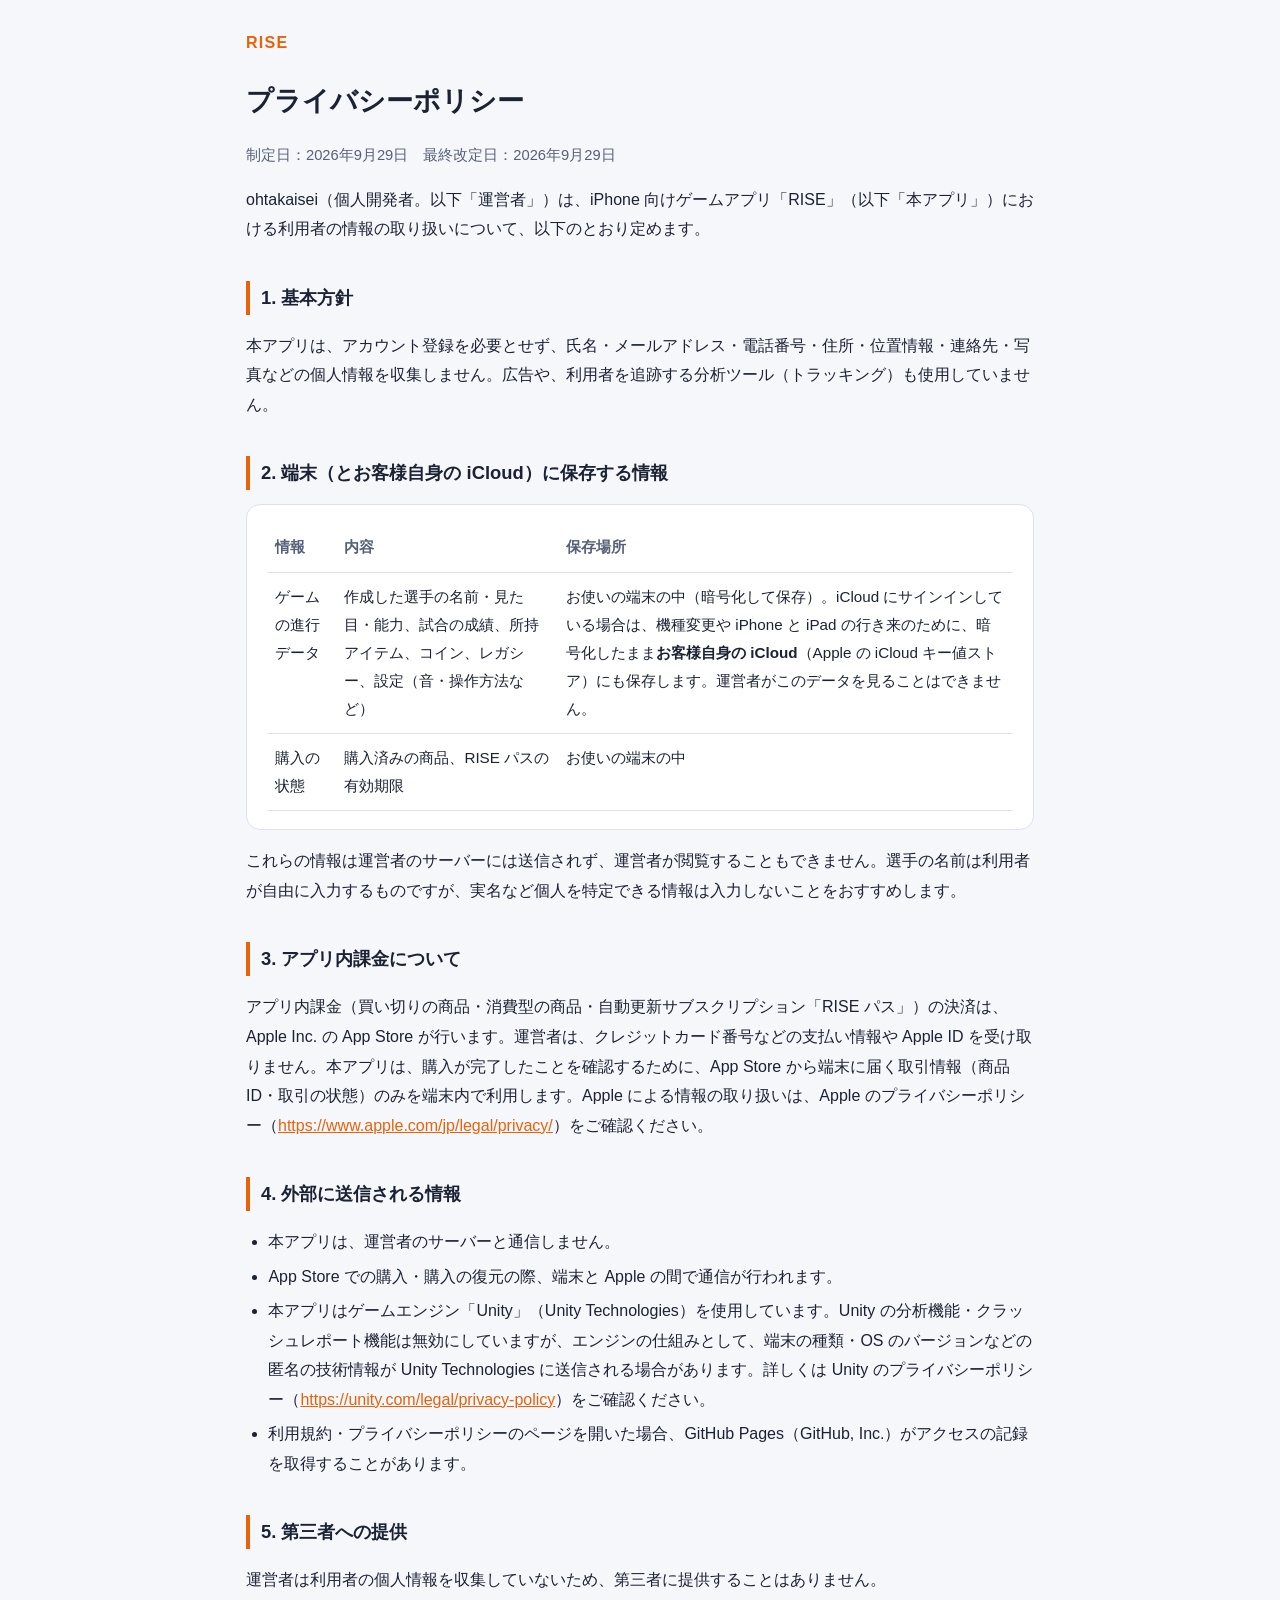
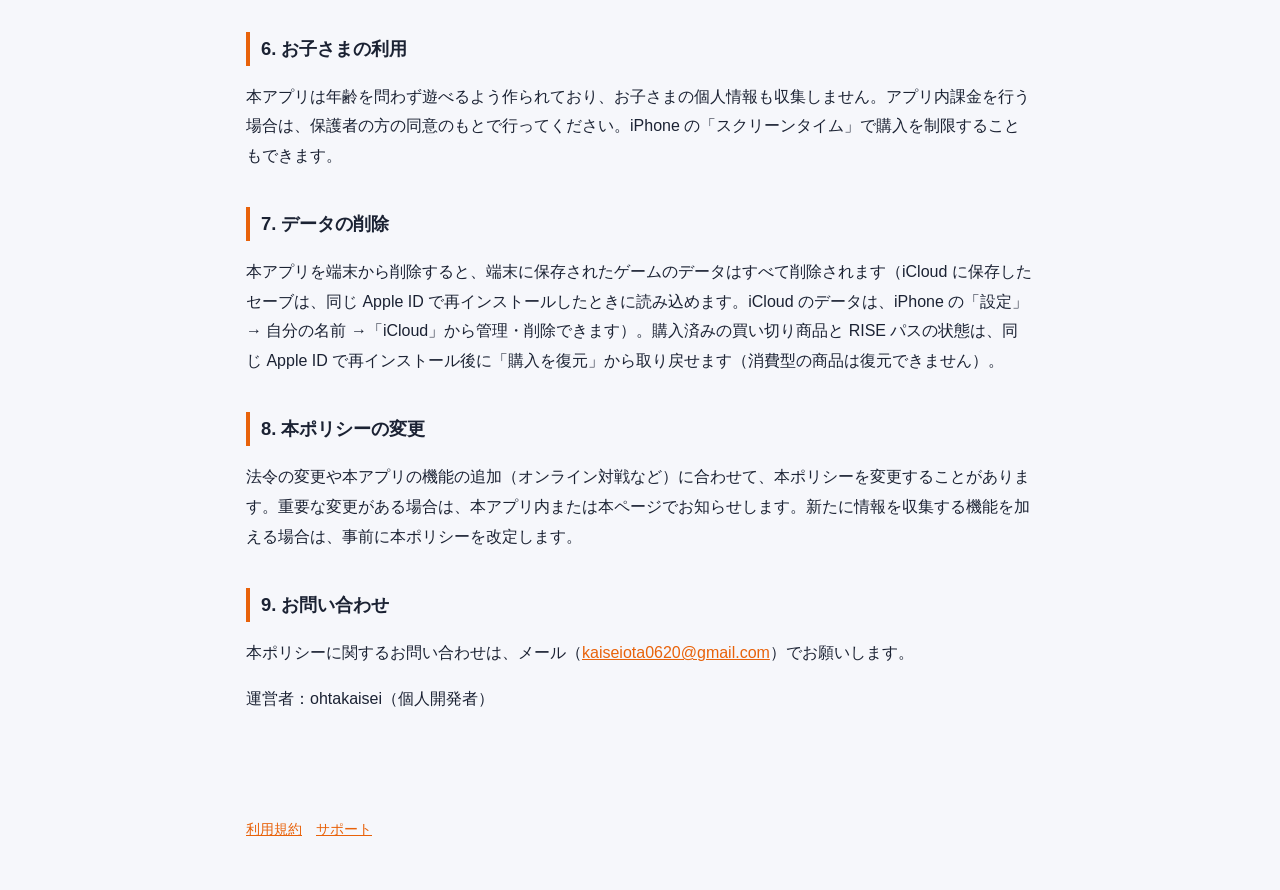
<file: privacy.html>
<!doctype html><html lang="ja"><head><meta charset="utf-8"><meta name="viewport" content="width=device-width,initial-scale=1"><title>RISE プライバシーポリシー</title><link rel="stylesheet" href="style.css"></head>
<body><header><a href="./">RISE</a></header><main>
<h1>プライバシーポリシー</h1><p class="dim">制定日：2026年9月29日　最終改定日：2026年9月29日</p>
<p>ohtakaisei（個人開発者。以下「運営者」）は、iPhone 向けゲームアプリ「RISE」（以下「本アプリ」）における利用者の情報の取り扱いについて、以下のとおり定めます。</p>

<h2>1. 基本方針</h2>
<p>本アプリは、アカウント登録を必要とせず、氏名・メールアドレス・電話番号・住所・位置情報・連絡先・写真などの個人情報を収集しません。広告や、利用者を追跡する分析ツール（トラッキング）も使用していません。</p>

<h2>2. 端末（とお客様自身の iCloud）に保存する情報</h2>
<div class="card"><table>
<tr><th>情報</th><th>内容</th><th>保存場所</th></tr>
<tr><td>ゲームの進行データ</td><td>作成した選手の名前・見た目・能力、試合の成績、所持アイテム、コイン、レガシー、設定（音・操作方法など）</td><td>お使いの端末の中（暗号化して保存）。iCloud にサインインしている場合は、機種変更や iPhone と iPad の行き来のために、暗号化したまま<strong>お客様自身の iCloud</strong>（Apple の iCloud キー値ストア）にも保存します。運営者がこのデータを見ることはできません。</td></tr>
<tr><td>購入の状態</td><td>購入済みの商品、RISE パスの有効期限</td><td>お使いの端末の中</td></tr>
</table></div>
<p>これらの情報は運営者のサーバーには送信されず、運営者が閲覧することもできません。選手の名前は利用者が自由に入力するものですが、実名など個人を特定できる情報は入力しないことをおすすめします。</p>

<h2>3. アプリ内課金について</h2>
<p>アプリ内課金（買い切りの商品・消費型の商品・自動更新サブスクリプション「RISE パス」）の決済は、Apple Inc. の App Store が行います。運営者は、クレジットカード番号などの支払い情報や Apple ID を受け取りません。本アプリは、購入が完了したことを確認するために、App Store から端末に届く取引情報（商品 ID・取引の状態）のみを端末内で利用します。Apple による情報の取り扱いは、Apple のプライバシーポリシー（<a href="https://www.apple.com/jp/legal/privacy/">https://www.apple.com/jp/legal/privacy/</a>）をご確認ください。</p>

<h2>4. 外部に送信される情報</h2>
<ul>
<li>本アプリは、運営者のサーバーと通信しません。</li>
<li>App Store での購入・購入の復元の際、端末と Apple の間で通信が行われます。</li>
<li>本アプリはゲームエンジン「Unity」（Unity Technologies）を使用しています。Unity の分析機能・クラッシュレポート機能は無効にしていますが、エンジンの仕組みとして、端末の種類・OS のバージョンなどの匿名の技術情報が Unity Technologies に送信される場合があります。詳しくは Unity のプライバシーポリシー（<a href="https://unity.com/legal/privacy-policy">https://unity.com/legal/privacy-policy</a>）をご確認ください。</li>
<li>利用規約・プライバシーポリシーのページを開いた場合、GitHub Pages（GitHub, Inc.）がアクセスの記録を取得することがあります。</li>
</ul>

<h2>5. 第三者への提供</h2>
<p>運営者は利用者の個人情報を収集していないため、第三者に提供することはありません。</p>

<h2>6. お子さまの利用</h2>
<p>本アプリは年齢を問わず遊べるよう作られており、お子さまの個人情報も収集しません。アプリ内課金を行う場合は、保護者の方の同意のもとで行ってください。iPhone の「スクリーンタイム」で購入を制限することもできます。</p>

<h2>7. データの削除</h2>
<p>本アプリを端末から削除すると、端末に保存されたゲームのデータはすべて削除されます（iCloud に保存したセーブは、同じ Apple ID で再インストールしたときに読み込めます。iCloud のデータは、iPhone の「設定」→ 自分の名前 →「iCloud」から管理・削除できます）。購入済みの買い切り商品と RISE パスの状態は、同じ Apple ID で再インストール後に「購入を復元」から取り戻せます（消費型の商品は復元できません）。</p>

<h2>8. 本ポリシーの変更</h2>
<p>法令の変更や本アプリの機能の追加（オンライン対戦など）に合わせて、本ポリシーを変更することがあります。重要な変更がある場合は、本アプリ内または本ページでお知らせします。新たに情報を収集する機能を加える場合は、事前に本ポリシーを改定します。</p>

<h2>9. お問い合わせ</h2>
<p>本ポリシーに関するお問い合わせは、メール（<a href="mailto:kaiseiota0620@gmail.com">kaiseiota0620@gmail.com</a>）でお願いします。</p>
<p>運営者：ohtakaisei（個人開発者）</p>
</main><footer><a href="terms.html">利用規約</a>　<a href="./">サポート</a></footer></body></html>
</file>
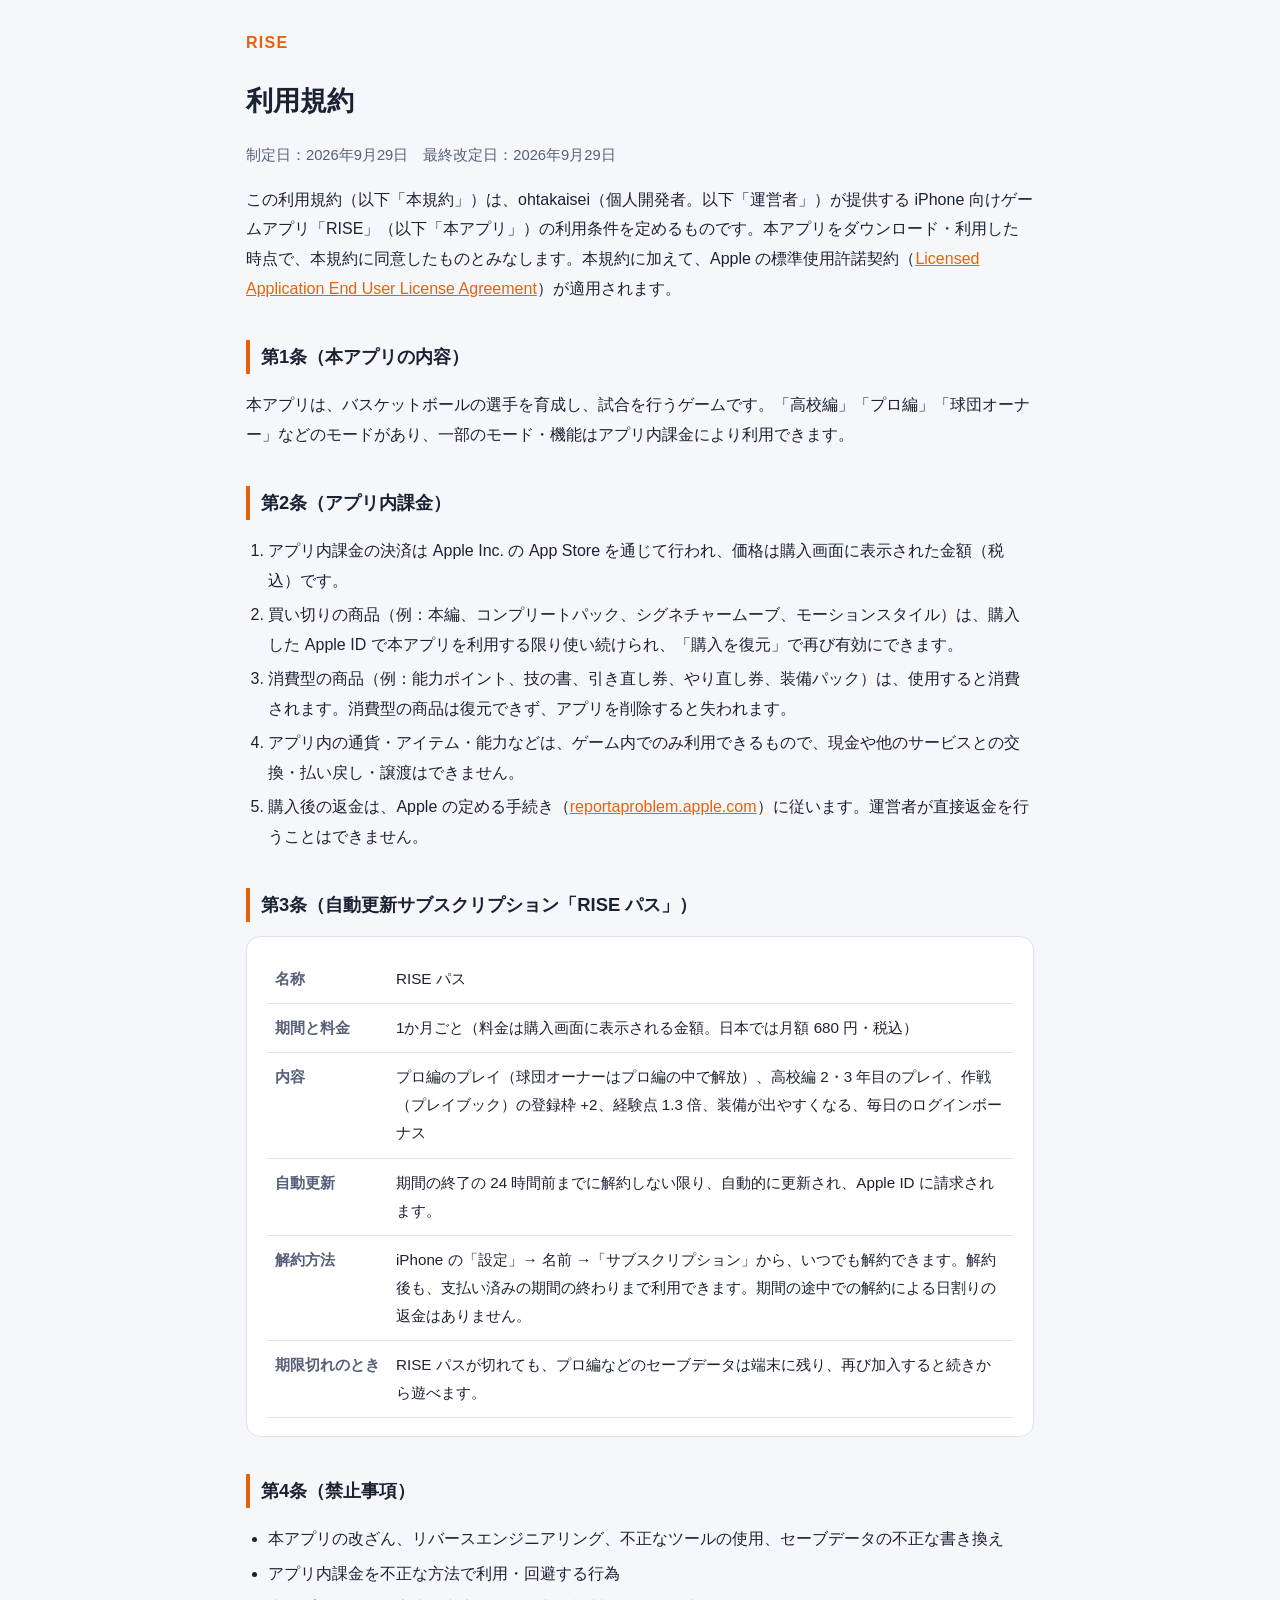
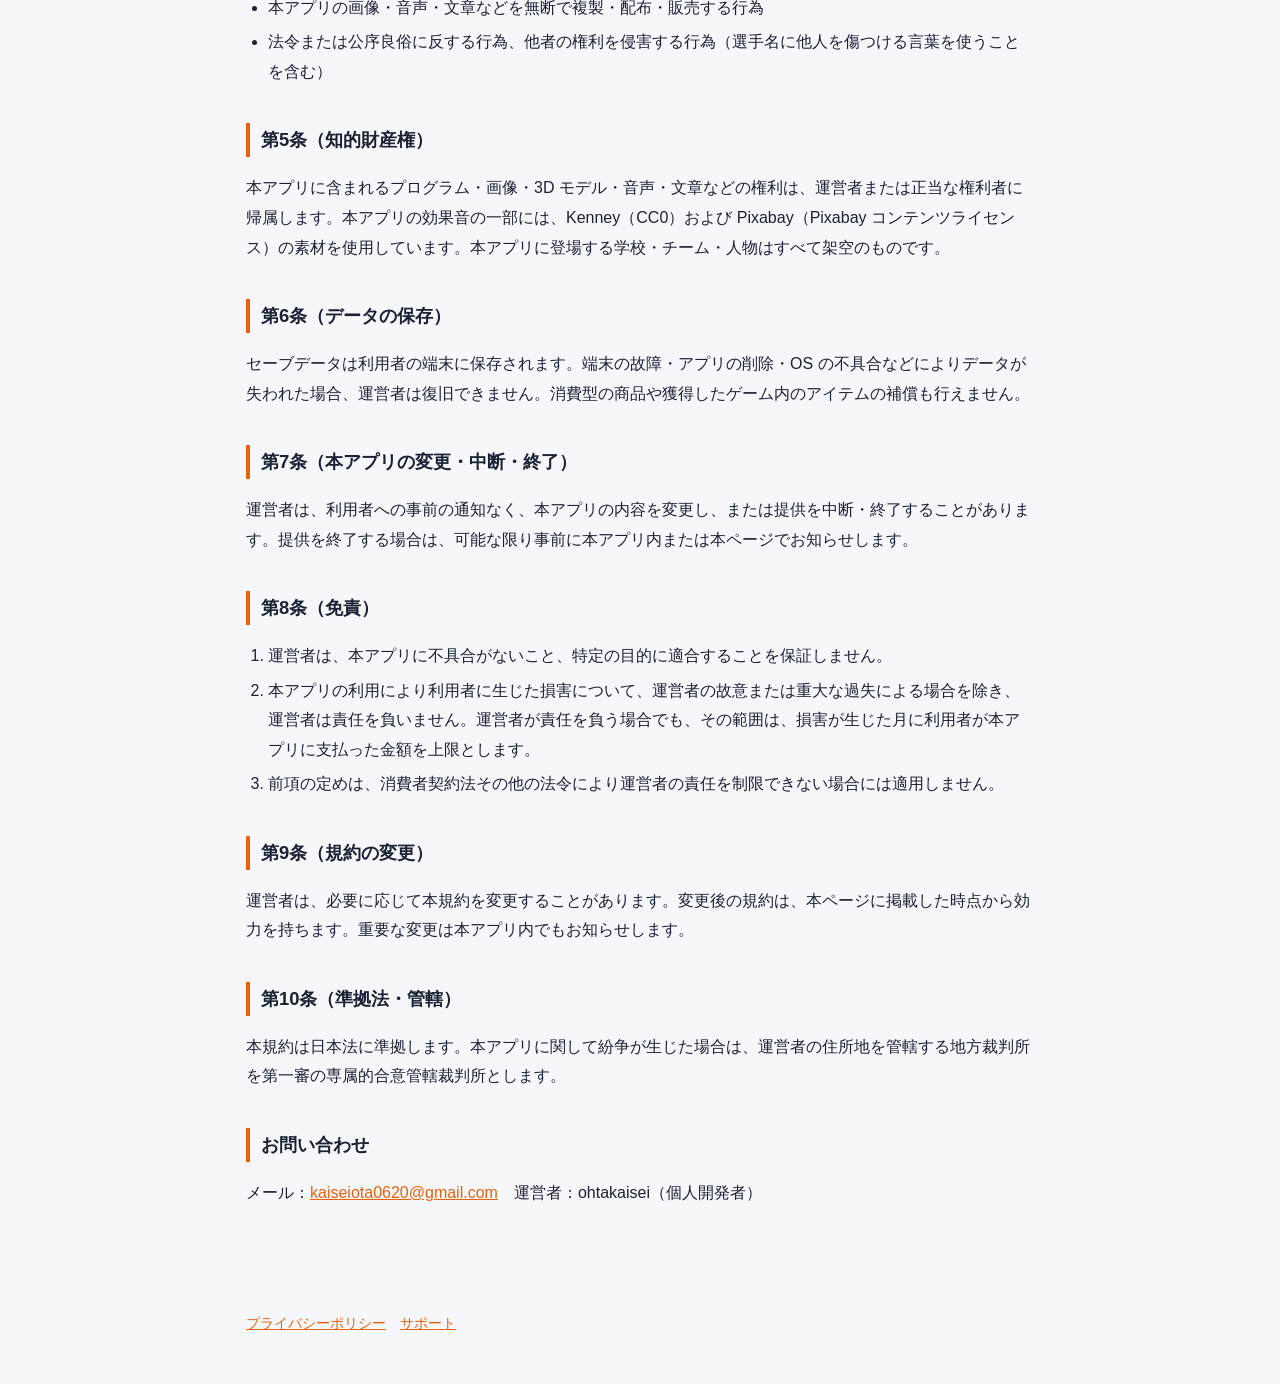
<file: terms.html>
<!doctype html><html lang="ja"><head><meta charset="utf-8"><meta name="viewport" content="width=device-width,initial-scale=1"><title>RISE 利用規約</title><link rel="stylesheet" href="style.css"></head>
<body><header><a href="./">RISE</a></header><main>
<h1>利用規約</h1><p class="dim">制定日：2026年9月29日　最終改定日：2026年9月29日</p>
<p>この利用規約（以下「本規約」）は、ohtakaisei（個人開発者。以下「運営者」）が提供する iPhone 向けゲームアプリ「RISE」（以下「本アプリ」）の利用条件を定めるものです。本アプリをダウンロード・利用した時点で、本規約に同意したものとみなします。本規約に加えて、Apple の標準使用許諾契約（<a href="https://www.apple.com/legal/internet-services/itunes/dev/stdeula/">Licensed Application End User License Agreement</a>）が適用されます。</p>

<h2>第1条（本アプリの内容）</h2>
<p>本アプリは、バスケットボールの選手を育成し、試合を行うゲームです。「高校編」「プロ編」「球団オーナー」などのモードがあり、一部のモード・機能はアプリ内課金により利用できます。</p>

<h2>第2条（アプリ内課金）</h2>
<ol>
<li>アプリ内課金の決済は Apple Inc. の App Store を通じて行われ、価格は購入画面に表示された金額（税込）です。</li>
<li>買い切りの商品（例：本編、コンプリートパック、シグネチャームーブ、モーションスタイル）は、購入した Apple ID で本アプリを利用する限り使い続けられ、「購入を復元」で再び有効にできます。</li>
<li>消費型の商品（例：能力ポイント、技の書、引き直し券、やり直し券、装備パック）は、使用すると消費されます。消費型の商品は復元できず、アプリを削除すると失われます。</li>
<li>アプリ内の通貨・アイテム・能力などは、ゲーム内でのみ利用できるもので、現金や他のサービスとの交換・払い戻し・譲渡はできません。</li>
<li>購入後の返金は、Apple の定める手続き（<a href="https://reportaproblem.apple.com/">reportaproblem.apple.com</a>）に従います。運営者が直接返金を行うことはできません。</li>
</ol>

<h2>第3条（自動更新サブスクリプション「RISE パス」）</h2>
<div class="card"><table>
<tr><th>名称</th><td>RISE パス</td></tr>
<tr><th>期間と料金</th><td>1か月ごと（料金は購入画面に表示される金額。日本では月額 680 円・税込）</td></tr>
<tr><th>内容</th><td>プロ編のプレイ（球団オーナーはプロ編の中で解放）、高校編 2・3 年目のプレイ、作戦（プレイブック）の登録枠 +2、経験点 1.3 倍、装備が出やすくなる、毎日のログインボーナス</td></tr>
<tr><th>自動更新</th><td>期間の終了の 24 時間前までに解約しない限り、自動的に更新され、Apple ID に請求されます。</td></tr>
<tr><th>解約方法</th><td>iPhone の「設定」→ 名前 →「サブスクリプション」から、いつでも解約できます。解約後も、支払い済みの期間の終わりまで利用できます。期間の途中での解約による日割りの返金はありません。</td></tr>
<tr><th>期限切れのとき</th><td>RISE パスが切れても、プロ編などのセーブデータは端末に残り、再び加入すると続きから遊べます。</td></tr>
</table></div>

<h2>第4条（禁止事項）</h2>
<ul>
<li>本アプリの改ざん、リバースエンジニアリング、不正なツールの使用、セーブデータの不正な書き換え</li>
<li>アプリ内課金を不正な方法で利用・回避する行為</li>
<li>本アプリの画像・音声・文章などを無断で複製・配布・販売する行為</li>
<li>法令または公序良俗に反する行為、他者の権利を侵害する行為（選手名に他人を傷つける言葉を使うことを含む）</li>
</ul>

<h2>第5条（知的財産権）</h2>
<p>本アプリに含まれるプログラム・画像・3D モデル・音声・文章などの権利は、運営者または正当な権利者に帰属します。本アプリの効果音の一部には、Kenney（CC0）および Pixabay（Pixabay コンテンツライセンス）の素材を使用しています。本アプリに登場する学校・チーム・人物はすべて架空のものです。</p>

<h2>第6条（データの保存）</h2>
<p>セーブデータは利用者の端末に保存されます。端末の故障・アプリの削除・OS の不具合などによりデータが失われた場合、運営者は復旧できません。消費型の商品や獲得したゲーム内のアイテムの補償も行えません。</p>

<h2>第7条（本アプリの変更・中断・終了）</h2>
<p>運営者は、利用者への事前の通知なく、本アプリの内容を変更し、または提供を中断・終了することがあります。提供を終了する場合は、可能な限り事前に本アプリ内または本ページでお知らせします。</p>

<h2>第8条（免責）</h2>
<ol>
<li>運営者は、本アプリに不具合がないこと、特定の目的に適合することを保証しません。</li>
<li>本アプリの利用により利用者に生じた損害について、運営者の故意または重大な過失による場合を除き、運営者は責任を負いません。運営者が責任を負う場合でも、その範囲は、損害が生じた月に利用者が本アプリに支払った金額を上限とします。</li>
<li>前項の定めは、消費者契約法その他の法令により運営者の責任を制限できない場合には適用しません。</li>
</ol>

<h2>第9条（規約の変更）</h2>
<p>運営者は、必要に応じて本規約を変更することがあります。変更後の規約は、本ページに掲載した時点から効力を持ちます。重要な変更は本アプリ内でもお知らせします。</p>

<h2>第10条（準拠法・管轄）</h2>
<p>本規約は日本法に準拠します。本アプリに関して紛争が生じた場合は、運営者の住所地を管轄する地方裁判所を第一審の専属的合意管轄裁判所とします。</p>

<h2>お問い合わせ</h2>
<p>メール：<a href="mailto:kaiseiota0620@gmail.com">kaiseiota0620@gmail.com</a>　運営者：ohtakaisei（個人開発者）</p>
</main><footer><a href="privacy.html">プライバシーポリシー</a>　<a href="./">サポート</a></footer></body></html>
</file>
<file: style.css>
:root{--bg:#0f1420;--card:#171e2e;--text:#e9edf5;--dim:#a8b1c4;--accent:#ff7a1a;--gold:#ffc63a;--line:#26304a}
@media (prefers-color-scheme: light){:root:not([data-theme="dark"]){--bg:#f6f7fb;--card:#ffffff;--text:#1b2233;--dim:#566078;--accent:#e8620a;--gold:#b98300;--line:#dde2ee}}
*{box-sizing:border-box}body{margin:0;background:var(--bg);color:var(--text);font-family:-apple-system,BlinkMacSystemFont,"Hiragino Sans","Noto Sans JP",sans-serif;line-height:1.85;font-size:16px}
header{padding:28px 16px 8px;max-width:820px;margin:0 auto}header a{color:var(--accent);text-decoration:none;font-weight:800;letter-spacing:.08em}
main{max-width:820px;margin:0 auto;padding:0 16px 64px}h1{font-size:1.7rem;margin:.4em 0 .2em}h2{font-size:1.15rem;margin:2em 0 .6em;padding-left:.6em;border-left:4px solid var(--accent)}
.card{background:var(--card);border:1px solid var(--line);border-radius:14px;padding:18px 20px;margin:14px 0}.dim{color:var(--dim);font-size:.92rem}
table{width:100%;border-collapse:collapse;font-size:.95rem}th,td{border-bottom:1px solid var(--line);padding:10px 8px;text-align:left;vertical-align:top}th{white-space:nowrap;color:var(--dim);font-weight:600}
a{color:var(--accent)}ol,ul{padding-left:1.4em}li{margin:.3em 0}footer{max-width:820px;margin:0 auto;padding:24px 16px 48px;color:var(--dim);font-size:.85rem}
.links a{display:inline-block;margin:6px 12px 6px 0;padding:12px 18px;border-radius:12px;background:var(--card);border:1px solid var(--line);text-decoration:none;font-weight:700}
.guide-link{display:block;position:relative;margin:18px 0 10px;padding:18px 20px;border-radius:16px;text-decoration:none;color:#fff;background:linear-gradient(120deg,#ff7a1a,#ff4d2e 55%,#0f1420 140%);box-shadow:0 10px 28px rgba(255,90,30,.35);overflow:hidden}
.guide-link b{display:block;font-size:1.45rem;font-weight:900;letter-spacing:.02em;line-height:1.3}
.guide-link .gl-tag{display:inline-block;font-size:.72rem;font-weight:800;letter-spacing:.16em;padding:2px 8px;border-radius:6px;background:rgba(11,19,48,.55)}
.guide-link .gl-sub{display:block;font-size:.9rem;opacity:.95;margin-top:2px}
.guide-link .gl-go{position:absolute;right:16px;bottom:14px;font-weight:900;font-size:.95rem}
@media(max-width:480px){.guide-link .gl-go{position:static;display:inline-block;margin-top:6px}}
</file>
